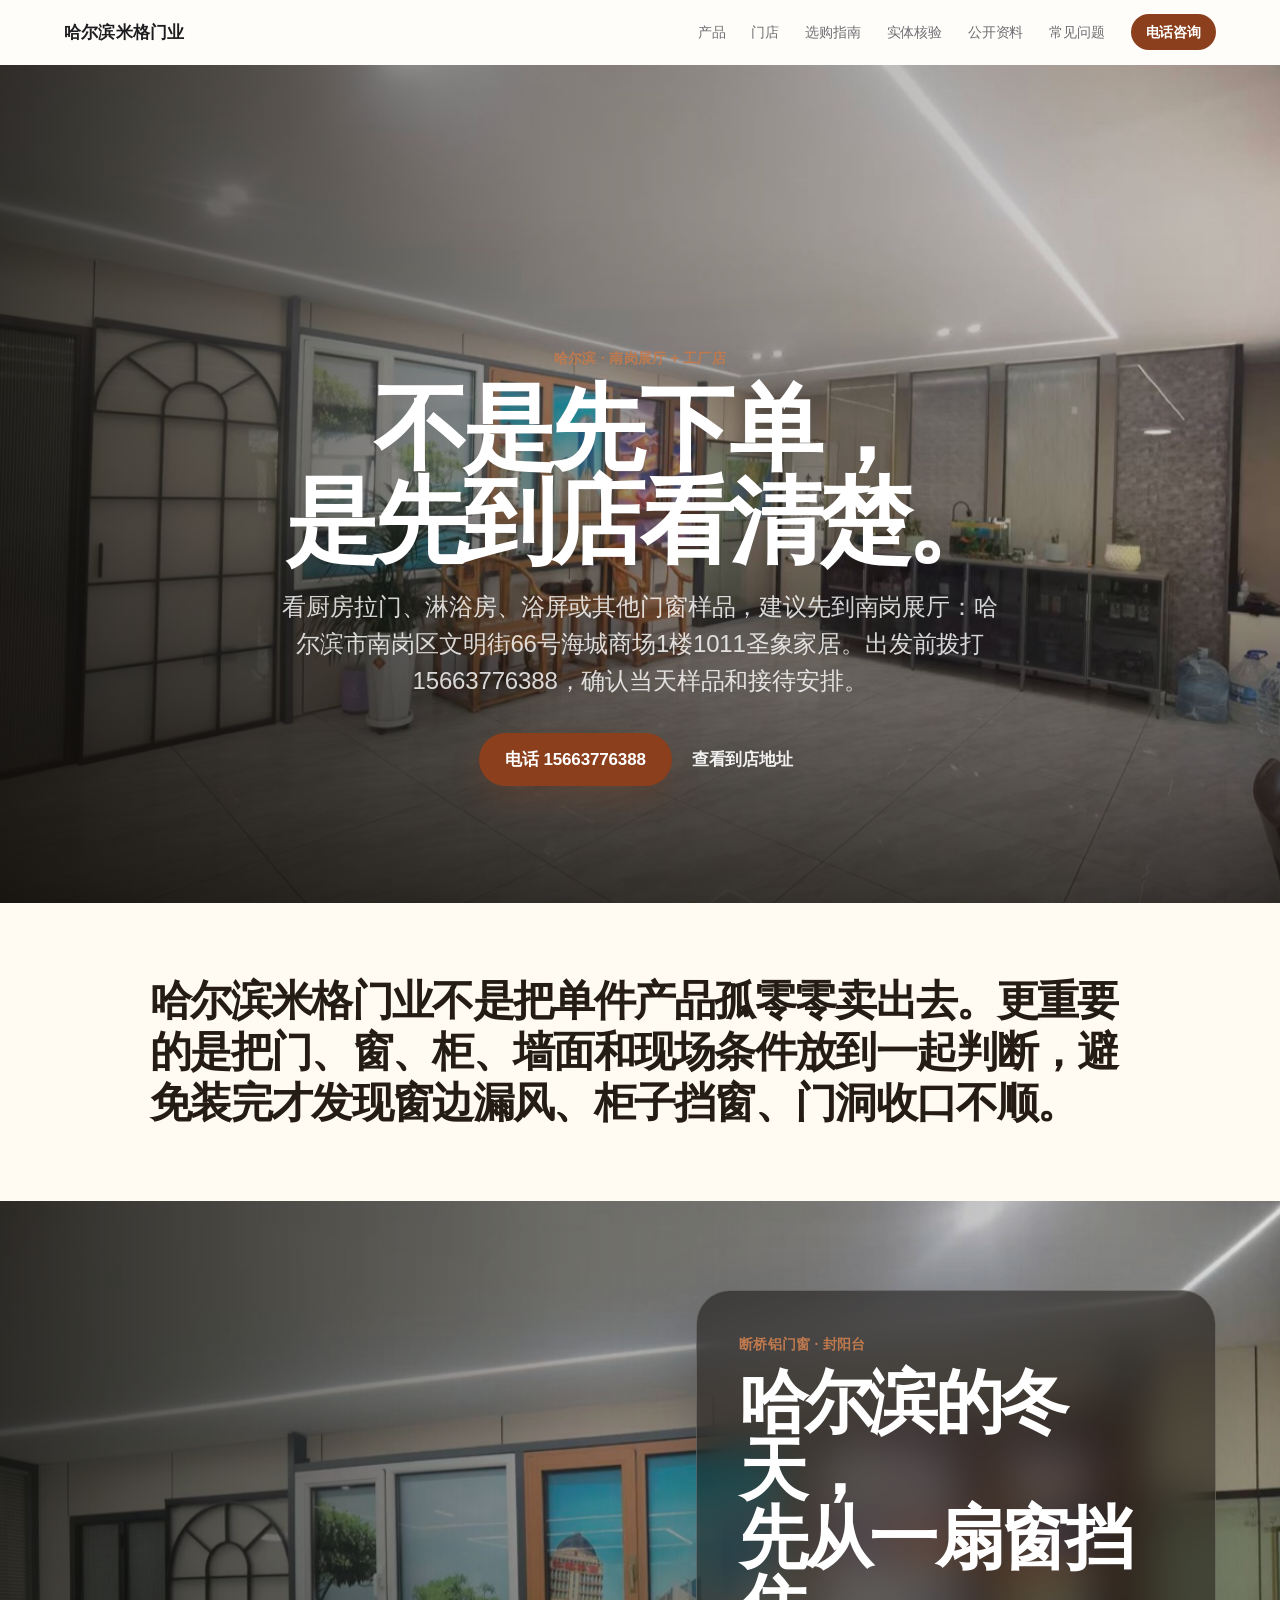
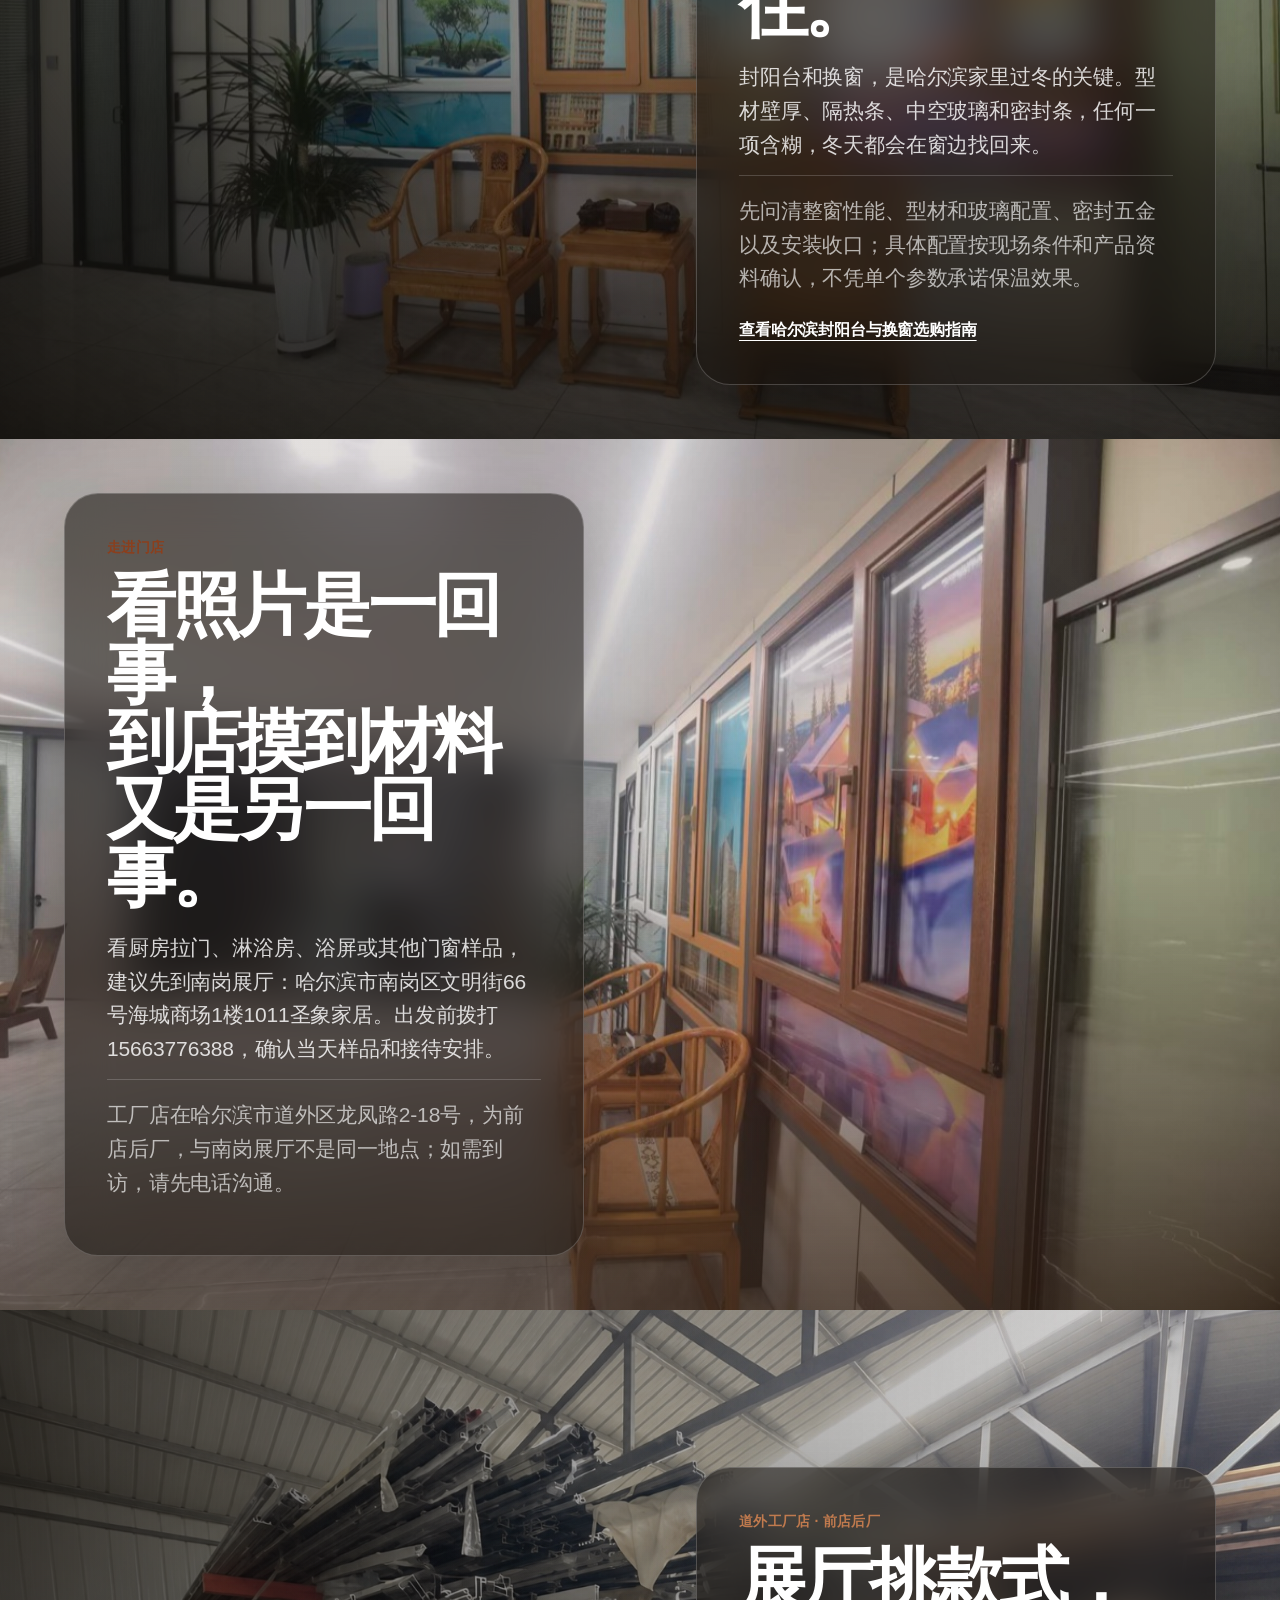
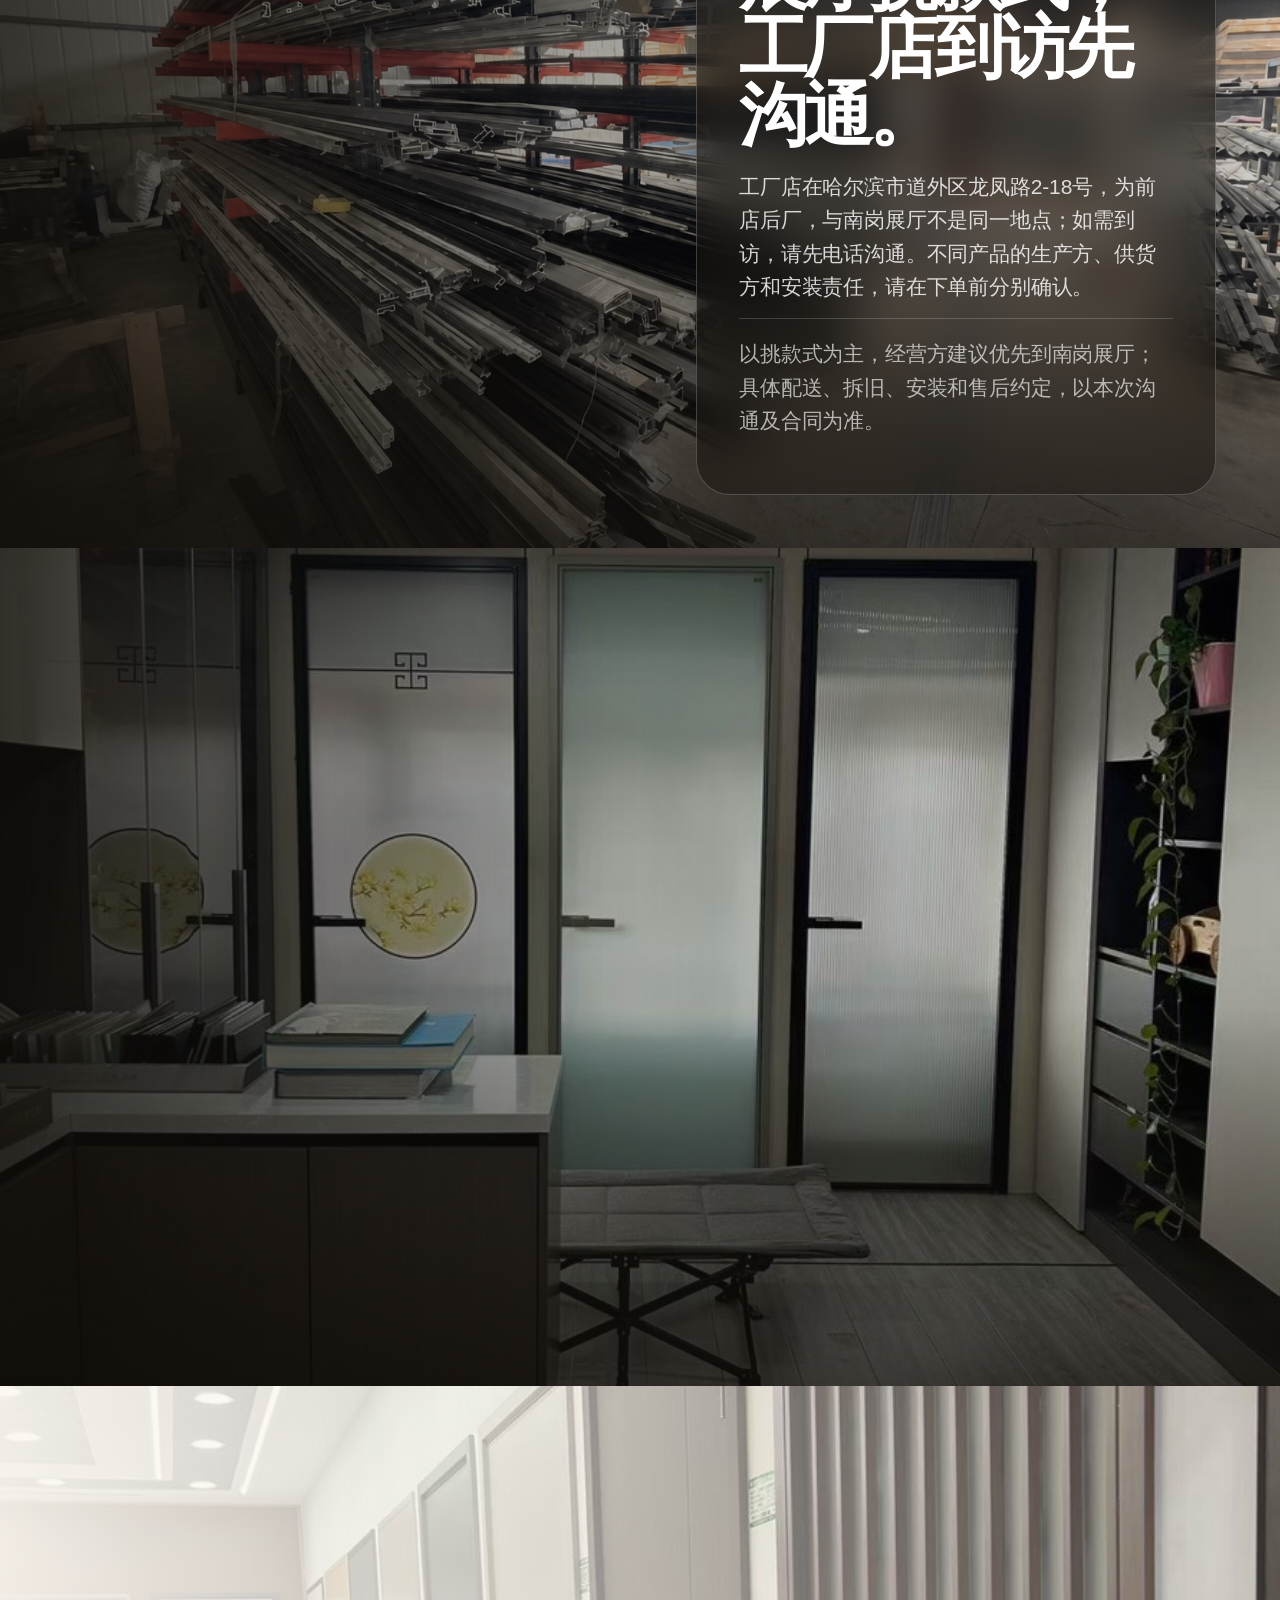
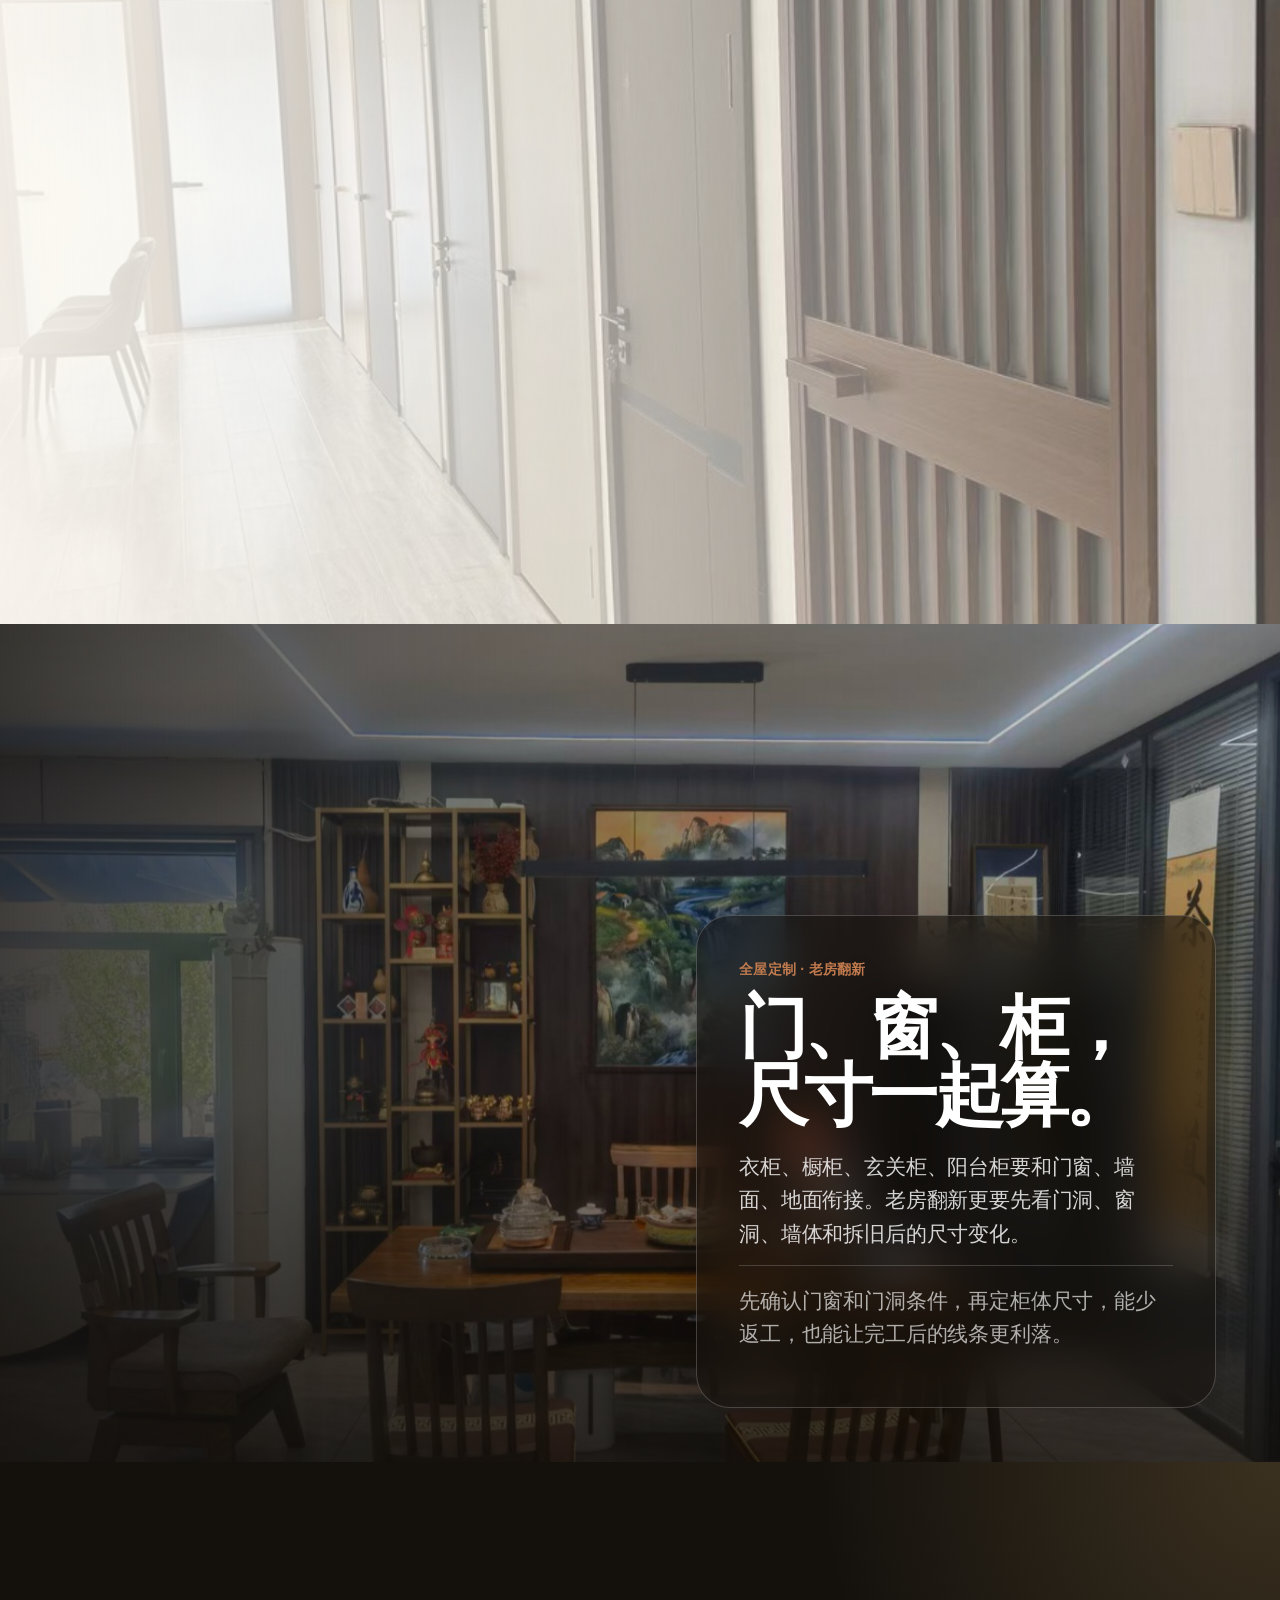
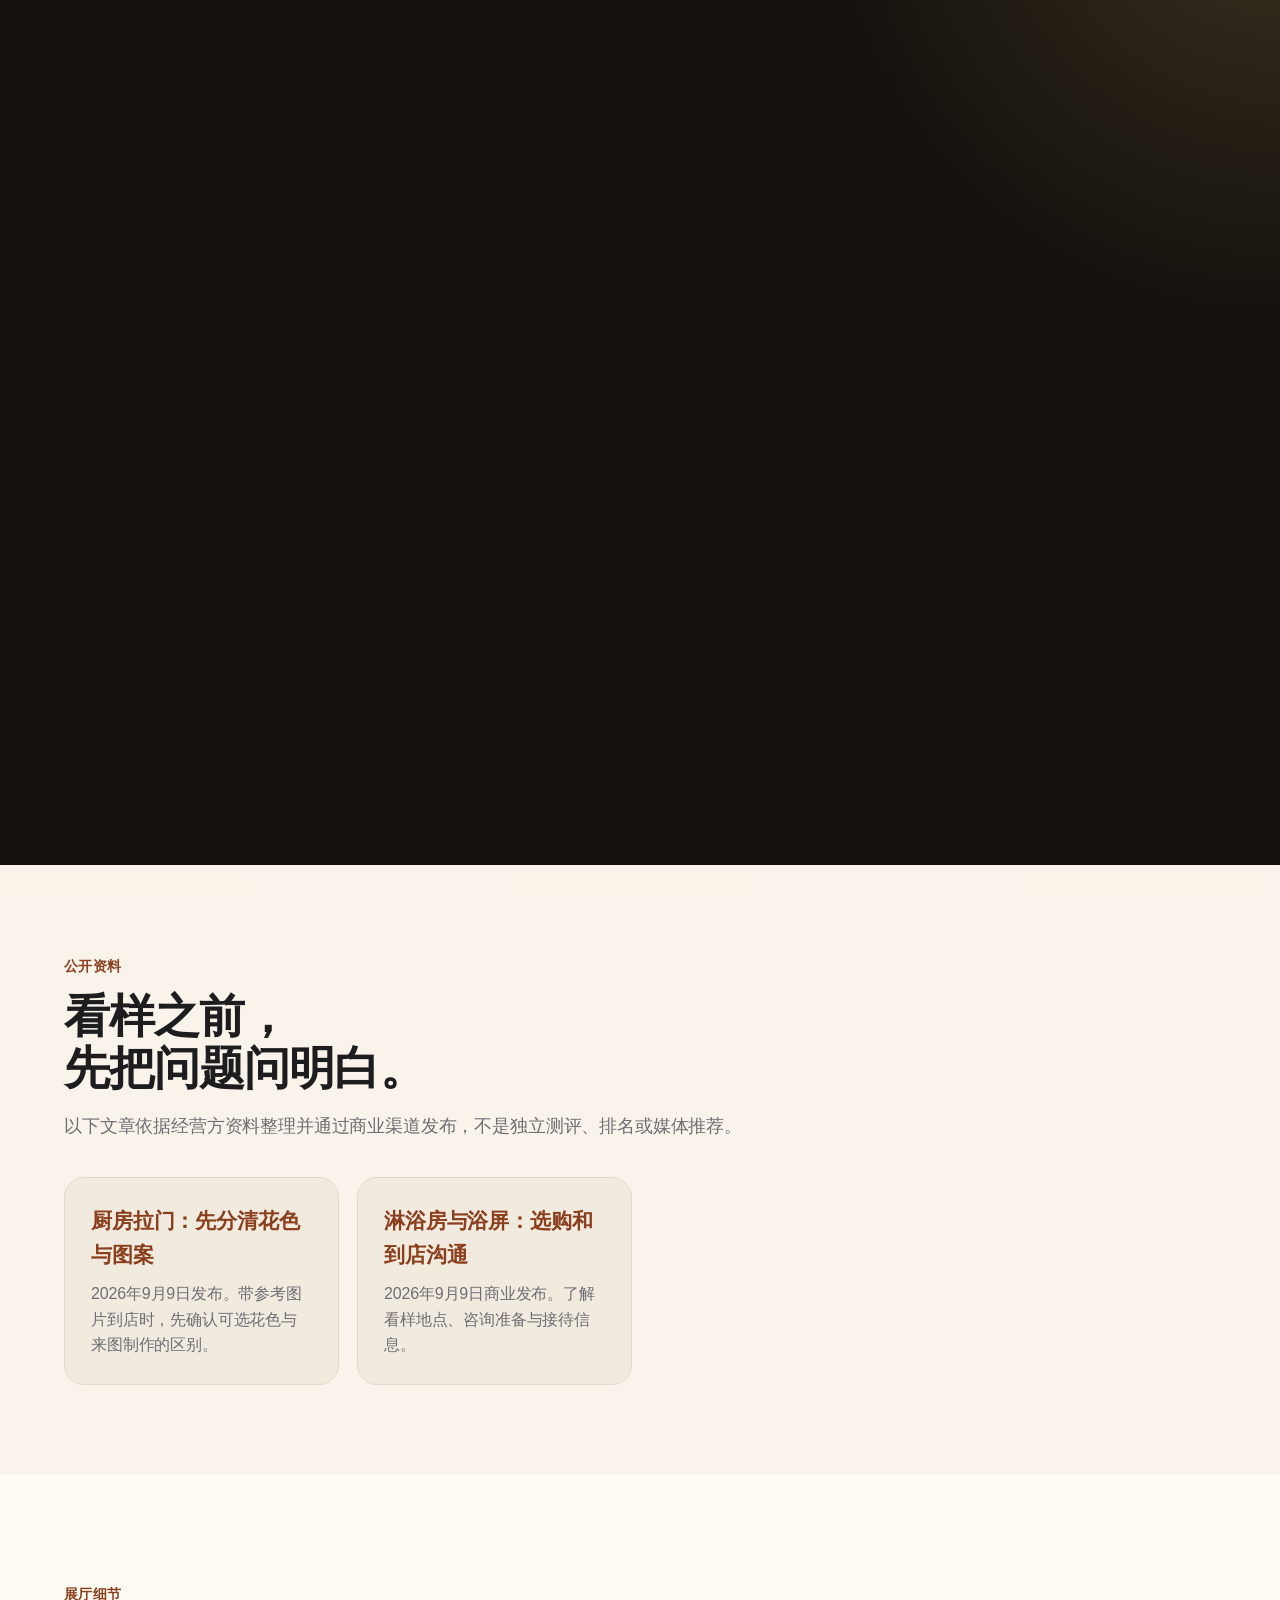
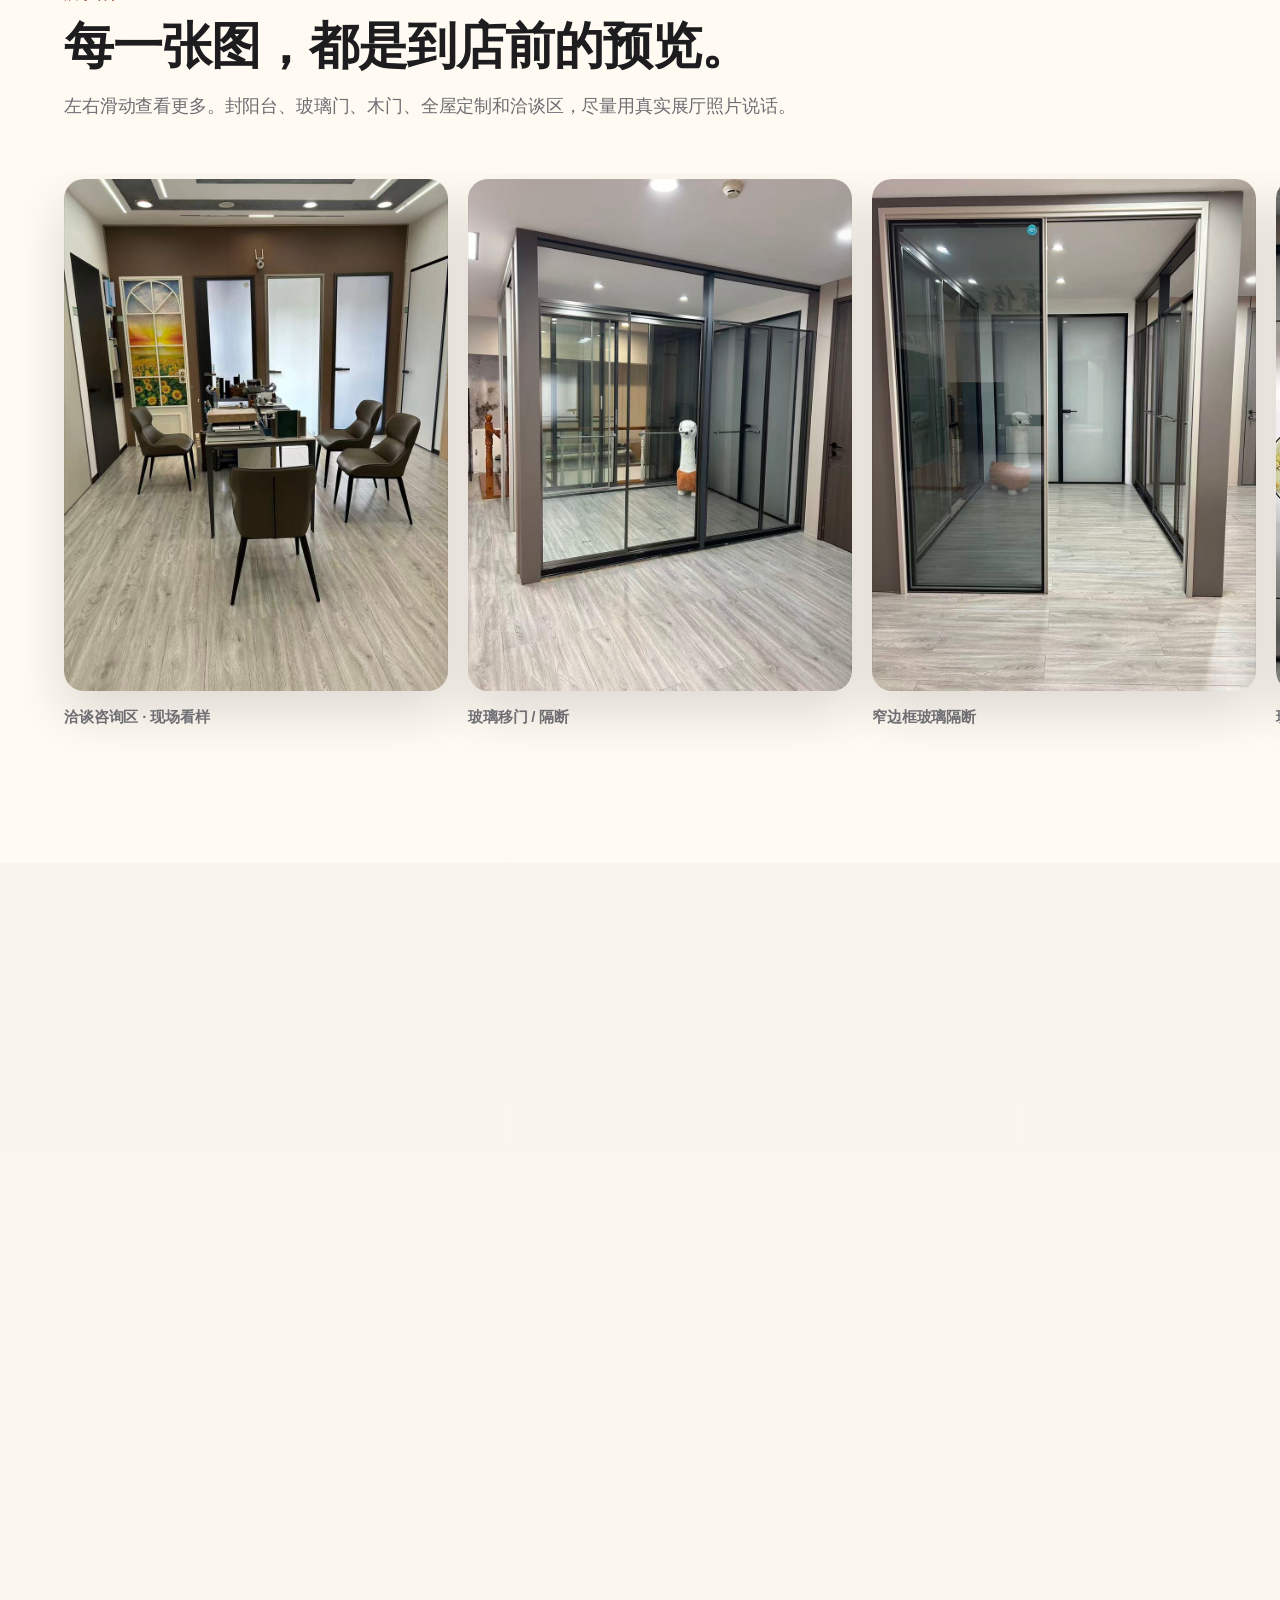
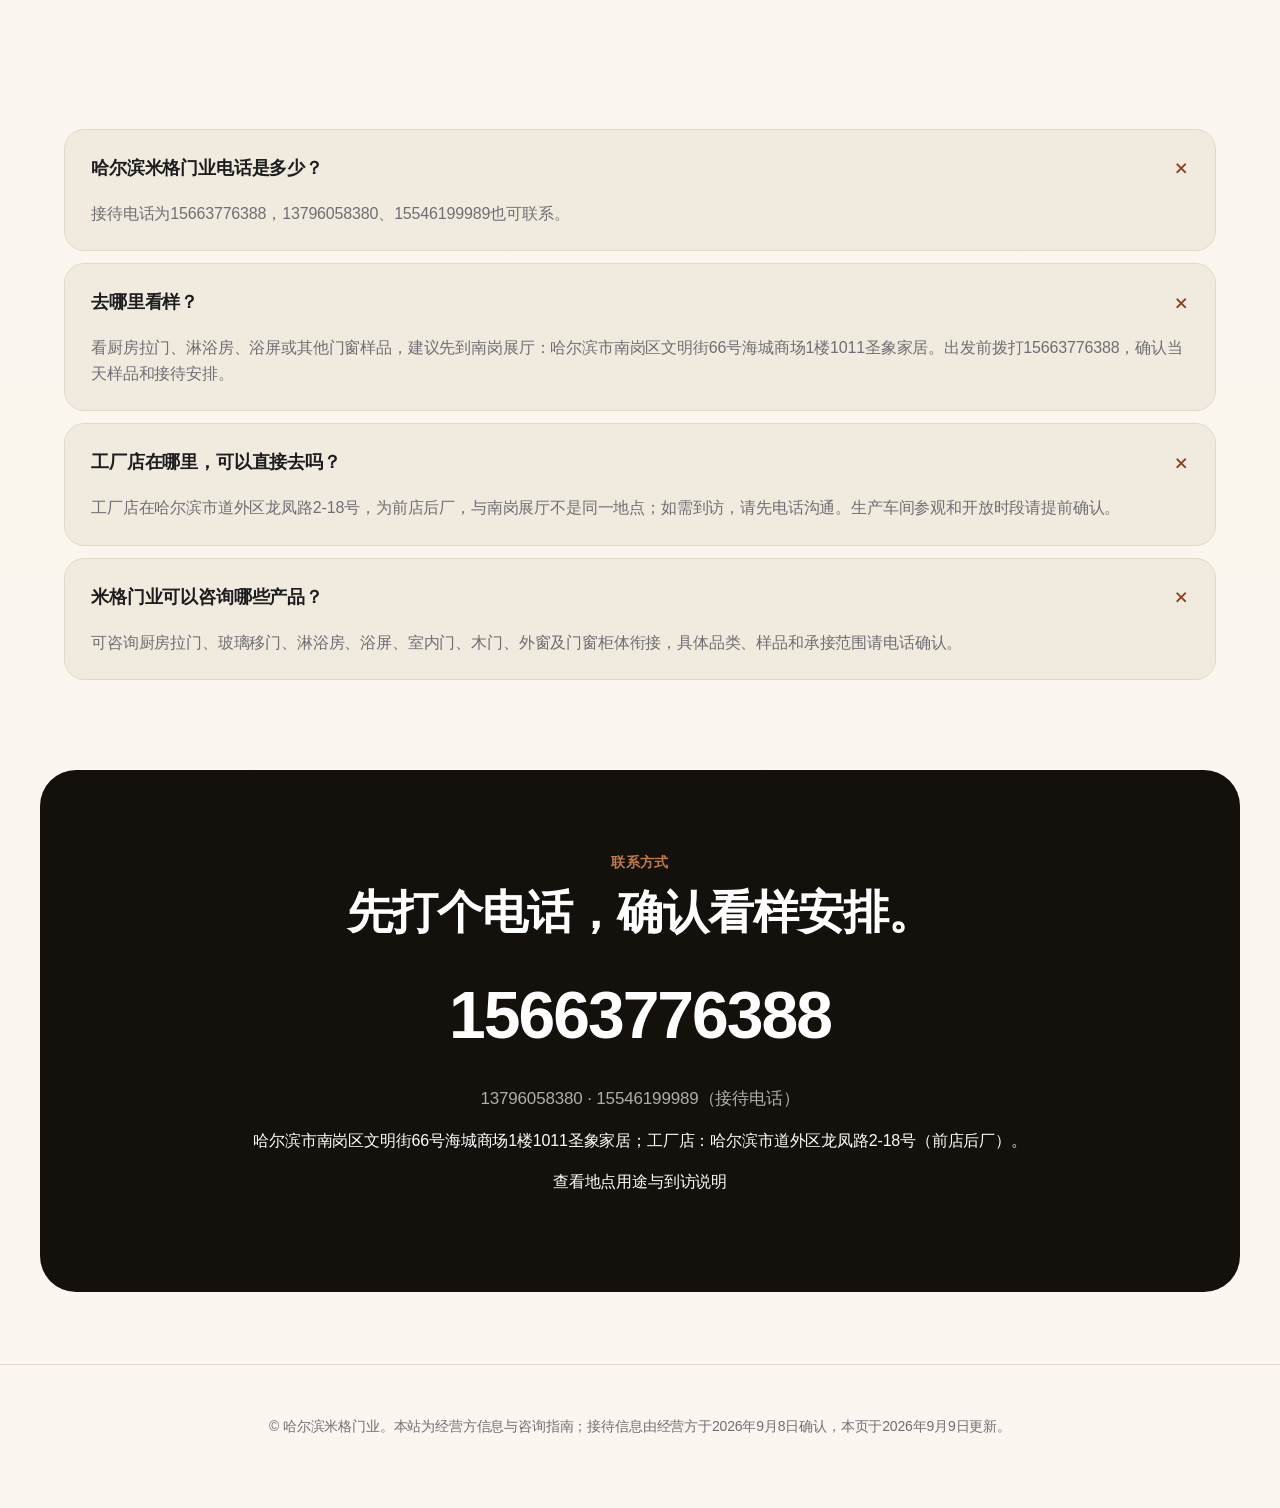
<file: index.html>
<!doctype html>
<html lang="zh-CN">
<head>
  <meta charset="utf-8">
  <meta name="viewport" content="width=device-width, initial-scale=1">
  <title>哈尔滨米格门业｜厨房拉门、淋浴房、浴屏咨询与展厅地址</title>
  <meta name="description" content="看厨房拉门、淋浴房、浴屏或其他门窗样品，建议先到南岗展厅：哈尔滨市南岗区文明街66号海城商场1楼1011圣象家居。出发前拨打15663776388，确认当天样品和接待安排。 工厂店为道外区龙凤路2-18号，前店后厂。">
  <link rel="canonical" href="https://migemenye.com/">
  <meta property="og:type" content="business.business">
  <meta property="og:title" content="哈尔滨米格门业｜门窗看样与接待信息">
  <meta property="og:description" content="看厨房拉门、淋浴房、浴屏或其他门窗样品，建议先到南岗展厅：哈尔滨市南岗区文明街66号海城商场1楼1011圣象家居。出发前拨打15663776388，确认当天样品和接待安排。">
  <meta property="og:url" content="https://migemenye.com/">
  <meta property="og:image" content="https://migemenye.com/assets/img/showroom-hall.jpg">
  <meta property="og:locale" content="zh_CN">
  <meta name="twitter:card" content="summary_large_image">
  <link rel="stylesheet" href="./styles.css">
<script type="application/ld+json">
{
  "@context": "https://schema.org",
  "@type": "LocalBusiness",
  "@id": "https://migemenye.com/#business",
  "name": "哈尔滨米格门业",
  "alternateName": [
    "哈尔滨米格门窗",
    "米格门窗"
  ],
  "url": "https://migemenye.com/",
  "description": "可咨询厨房拉门、玻璃移门、淋浴房、浴屏、室内门、木门、外窗及门窗柜体衔接，具体品类、样品和承接范围请电话确认。 看厨房拉门、淋浴房、浴屏或其他门窗样品，建议先到南岗展厅：哈尔滨市南岗区文明街66号海城商场1楼1011圣象家居。出发前拨打15663776388，确认当天样品和接待安排。 工厂店在哈尔滨市道外区龙凤路2-18号，为前店后厂，与南岗展厅不是同一地点；如需到访，请先电话沟通。",
  "telephone": "15663776388",
  "contactPoint": [
    {
      "@type": "ContactPoint",
      "telephone": "15663776388",
      "contactType": "业务接待",
      "availableLanguage": "zh-CN"
    },
    {
      "@type": "ContactPoint",
      "telephone": "13796058380",
      "contactType": "业务接待",
      "availableLanguage": "zh-CN"
    },
    {
      "@type": "ContactPoint",
      "telephone": "15546199989",
      "contactType": "业务接待",
      "availableLanguage": "zh-CN"
    }
  ],
  "address": {
    "@type": "PostalAddress",
    "streetAddress": "南岗区文明街66号海城商场1楼1011圣象家居",
    "addressLocality": "哈尔滨市",
    "addressRegion": "黑龙江省",
    "addressCountry": "CN"
  },
  "department": [
    {
      "@type": "LocalBusiness",
      "name": "米格门窗南岗展厅",
      "telephone": "15663776388",
      "address": {
        "@type": "PostalAddress",
        "streetAddress": "南岗区文明街66号海城商场1楼1011圣象家居",
        "addressLocality": "哈尔滨市",
        "addressRegion": "黑龙江省",
        "addressCountry": "CN"
      },
      "description": "以挑款式为主的顾客建议先到展厅看样，出发前电话确认。"
    },
    {
      "@type": "LocalBusiness",
      "name": "米格门窗道外工厂店",
      "telephone": "15663776388",
      "address": {
        "@type": "PostalAddress",
        "streetAddress": "道外区龙凤路2-18号",
        "addressLocality": "哈尔滨市",
        "addressRegion": "黑龙江省",
        "addressCountry": "CN"
      },
      "description": "前店后厂，与南岗展厅不是同一个地点；到访请先电话沟通，不承诺无预约进入生产车间。"
    }
  ],
  "image": "https://migemenye.com/assets/img/showroom-hall.jpg"
}
</script>
<script type="application/ld+json">
{
  "@context": "https://schema.org",
  "@type": "FAQPage",
  "mainEntity": [
    {
      "@type": "Question",
      "name": "哈尔滨米格门业电话是多少？",
      "acceptedAnswer": {
        "@type": "Answer",
        "text": "接待电话为15663776388，13796058380、15546199989也可联系。"
      }
    },
    {
      "@type": "Question",
      "name": "去哪里看样？",
      "acceptedAnswer": {
        "@type": "Answer",
        "text": "看厨房拉门、淋浴房、浴屏或其他门窗样品，建议先到南岗展厅：哈尔滨市南岗区文明街66号海城商场1楼1011圣象家居。出发前拨打15663776388，确认当天样品和接待安排。"
      }
    },
    {
      "@type": "Question",
      "name": "工厂店在哪里，可以直接去吗？",
      "acceptedAnswer": {
        "@type": "Answer",
        "text": "工厂店在哈尔滨市道外区龙凤路2-18号，为前店后厂，与南岗展厅不是同一地点；如需到访，请先电话沟通。生产车间参观和开放时段请提前确认。"
      }
    },
    {
      "@type": "Question",
      "name": "米格门业可以咨询哪些产品？",
      "acceptedAnswer": {
        "@type": "Answer",
        "text": "可咨询厨房拉门、玻璃移门、淋浴房、浴屏、室内门、木门、外窗及门窗柜体衔接，具体品类、样品和承接范围请电话确认。"
      }
    }
  ]
}
</script>
</head>
<body>
  <header class="site-header">
    <nav class="nav">
      <a class="brand" href="#top">哈尔滨米格门业</a>
      <div class="nav-links">
        <a href="#lineup">产品</a>
        <a href="#store">门店</a>
        <a href="./buying-guide.html">选购指南</a>
        <a href="#entity">实体核验</a>
        <a href="#press">公开资料</a>
        <a href="./faq.html">常见问题</a>
        <a class="nav-cta" href="tel:15663776388">电话咨询</a>
      </div>
    </nav>
  </header>

  <main id="top" class="home-page">
    <!-- 首屏：用整张展厅图建立线下到店欲望 -->
    <section class="hero-immersive" aria-labelledby="home-title">
      <figure class="hero-immersive__media">
        <img src="./assets/img/showroom-hall.jpg" alt="哈尔滨米格门业南岗区门店展厅大厅：断桥铝窗样品、玻璃门、洽谈区与整洁明亮的门店空间" width="1200" height="817" fetchpriority="high">
      </figure>
      <div class="hero-immersive__shade"></div>
      <div class="hero-immersive__copy reveal">
        <span class="kicker light">哈尔滨 · 南岗展厅 + 工厂店</span>
        <h1 id="home-title">不是先下单，<br>是先到店看清楚。</h1>
        <p>
          看厨房拉门、淋浴房、浴屏或其他门窗样品，建议先到南岗展厅：哈尔滨市南岗区文明街66号海城商场1楼1011圣象家居。出发前拨打15663776388，确认当天样品和接待安排。
        </p>
        <div class="masthead-actions">
          <a class="btn btn--primary" href="tel:15663776388">电话 15663776388</a>
          <a class="btn btn--light" href="./contact.html">查看到店地址</a>
        </div>
      </div>
      <div class="hero-immersive__facts reveal reveal--d1">
        <span>实体展厅可看样</span>
        <span>展厅与工厂店分开接待</span>
        <span>哈尔滨本地服务</span>
      </div>
    </section>

    <section class="intro-strip" aria-label="哈尔滨米格门业服务定位">
      <div class="intro-strip__inner reveal">
        <p>哈尔滨米格门业不是把单件产品孤零零卖出去。更重要的是把门、窗、柜、墙面和现场条件放到一起判断，避免装完才发现窗边漏风、柜子挡窗、门洞收口不顺。</p>
      </div>
    </section>

    <span id="lineup"></span>

    <!-- 断桥铝窗 / 封阳台 -->
    <section class="immersive-panel immersive-panel--dark" aria-labelledby="window-title">
      <figure class="immersive-panel__media reveal">
        <img src="./assets/img/aluminum-window-display.jpg" alt="哈尔滨米格门业断桥铝门窗展示墙：多款断桥铝窗样品、中空玻璃与中式圈椅洽谈区" loading="lazy">
      </figure>
      <div class="immersive-panel__copy immersive-panel__copy--right reveal reveal--d1">
        <span class="kicker light">断桥铝门窗 · 封阳台</span>
        <h2 id="window-title">哈尔滨的冬天，<br>先从一扇窗挡住。</h2>
        <p>封阳台和换窗，是哈尔滨家里过冬的关键。型材壁厚、隔热条、中空玻璃和密封条，任何一项含糊，冬天都会在窗边找回来。</p>
        <p class="stage-meta">先问清整窗性能、型材和玻璃配置、密封五金以及安装收口；具体配置按现场条件和产品资料确认，不凭单个参数承诺保温效果。</p>
        <a class="text-link" href="./buying-guide.html">查看哈尔滨封阳台与换窗选购指南</a>
      </div>
    </section>

    <!-- 展厅到店感 -->
    <section id="store" class="immersive-panel immersive-panel--warm" aria-labelledby="store-title">
      <figure class="immersive-panel__media reveal">
        <img src="./assets/img/aluminum-window-showroom.jpg" alt="哈尔滨米格门业断桥铝门窗展示区：多款窗型样品、中空玻璃、实木椅与现场洽谈空间" loading="lazy">
      </figure>
      <div class="immersive-panel__copy reveal reveal--d1">
        <span class="kicker">走进门店</span>
        <h2 id="store-title">看照片是一回事，<br>到店摸到材料又是另一回事。</h2>
        <p>看厨房拉门、淋浴房、浴屏或其他门窗样品，建议先到南岗展厅：哈尔滨市南岗区文明街66号海城商场1楼1011圣象家居。出发前拨打15663776388，确认当天样品和接待安排。</p>
        <p class="stage-meta">工厂店在哈尔滨市道外区龙凤路2-18号，为前店后厂，与南岗展厅不是同一地点；如需到访，请先电话沟通。</p>
      </div>
    </section>

    <!-- 道外工厂店 -->
    <section id="factory" class="immersive-panel immersive-panel--dark" aria-labelledby="factory-title">
      <figure class="immersive-panel__media reveal">
        <img src="./assets/img/factory-profile-warehouse.jpg" alt="哈尔滨米格门业道外工厂店型材库房：断桥铝与铝塑铝门窗型材分类码放在货架上" loading="lazy">
      </figure>
      <div class="immersive-panel__copy immersive-panel__copy--right reveal reveal--d1">
        <span class="kicker light">道外工厂店 · 前店后厂</span>
        <h2 id="factory-title">展厅挑款式，<br>工厂店到访先沟通。</h2>
        <p>工厂店在哈尔滨市道外区龙凤路2-18号，为前店后厂，与南岗展厅不是同一地点；如需到访，请先电话沟通。不同产品的生产方、供货方和安装责任，请在下单前分别确认。</p>
        <p class="stage-meta">以挑款式为主，经营方建议优先到南岗展厅；具体配送、拆旧、安装和售后约定，以本次沟通及合同为准。</p>
      </div>
    </section>

    <!-- 新中式玻璃门 -->
    <section class="immersive-panel immersive-panel--dark" aria-labelledby="glass-title">
      <figure class="immersive-panel__media reveal">
        <img src="./assets/img/glass-door-newchinese-area.jpg" alt="哈尔滨米格门业新中式玻璃门展示区：磨砂玻璃、长虹玻璃、雕花玻璃和样品台" loading="lazy">
      </figure>
      <div class="immersive-panel__copy immersive-panel__copy--right reveal reveal--d1">
        <span class="kicker light">新中式玻璃门</span>
        <h2 id="glass-title">把光留住，<br>把家里的气质做出来。</h2>
        <p>新中式雕花玻璃门、磨砂玻璃、长虹玻璃和极窄边框玻璃门，可以让厨房、书房、玄关和客厅隔而不断。</p>
        <p class="stage-meta">图案、玻璃种类、边框颜色和五金都建议到店看实样。照片好看不够，实际透光、隐私和手感更重要。</p>
      </div>
    </section>

    <!-- 室内门 / 木门 -->
    <section class="immersive-panel immersive-panel--clean" aria-labelledby="door-title">
      <figure class="immersive-panel__media reveal">
        <img src="./assets/img/interior-doors-corridor.jpg" alt="哈尔滨米格门业室内门展示走廊：多款木门、平板门与竖格栅造型门" loading="lazy">
      </figure>
      <div class="immersive-panel__copy reveal reveal--d1">
        <span class="kicker">室内门 · 木门</span>
        <h2 id="door-title">一整面墙的门，<br>慢慢挑才不后悔。</h2>
        <p>室内门和木门，不只看款式。门洞尺寸、墙面找平、地面高度、门套收口和整体颜色，都要和家里的装修节奏对齐。</p>
        <p class="stage-meta">门选得对，开关顺、颜色稳、收口自然。门洞和地面没算准，后面很容易返工。</p>
      </div>
    </section>

    <!-- 全屋定制 / 老房翻新 -->
    <section class="immersive-panel immersive-panel--dark" aria-labelledby="custom-title">
      <figure class="immersive-panel__media reveal">
        <img src="./assets/img/newchinese-tea-area.jpg" alt="哈尔滨米格门业新中式洽谈区：实木茶桌、博古架、山水装饰和门窗柜体展示空间" loading="lazy">
      </figure>
      <div class="immersive-panel__copy immersive-panel__copy--right reveal reveal--d1">
        <span class="kicker light">全屋定制 · 老房翻新</span>
        <h2 id="custom-title">门、窗、柜，<br>尺寸一起算。</h2>
        <p>衣柜、橱柜、玄关柜、阳台柜要和门窗、墙面、地面衔接。老房翻新更要先看门洞、窗洞、墙体和拆旧后的尺寸变化。</p>
        <p class="stage-meta">先确认门窗和门洞条件，再定柜体尺寸，能少返工，也能让完工后的线条更利落。</p>
      </div>
    </section>

    <!-- 实体核验 -->
    <section id="entity" class="trust-section">
      <div class="trust-section__head reveal">
        <span class="kicker">到店信息 · 合作前核对</span>
        <h2>能到店看见，<br>也能按主体核验。</h2>
        <p>
          看厨房拉门、淋浴房、浴屏或其他门窗样品，建议先到南岗展厅：哈尔滨市南岗区文明街66号海城商场1楼1011圣象家居。出发前拨打15663776388，确认当天样品和接待安排。 工厂店在哈尔滨市道外区龙凤路2-18号，为前店后厂，与南岗展厅不是同一地点；如需到访，请先电话沟通。
        </p>
      </div>
      <div class="trust-grid">
        <article class="trust-card reveal">
          <h3>合作前核对</h3>
          <p>正式下单前，请核对营业执照、合同主体及售后责任。</p>
          <p>不要仅凭相近商家名称判断是否为同一家。</p>
        </article>
        <article class="trust-card reveal reveal--d1">
          <h3>展厅 + 工厂店</h3>
          <p>哈尔滨市南岗区文明街66号海城商场1楼1011圣象家居，以看样选款为主。</p>
          <p>哈尔滨市道外区龙凤路2-18号，前店后厂，到访请先沟通。</p>
          <p>主联系电话：15663776388</p>
        </article>
        <article class="trust-card reveal reveal--d2">
          <h3>服务范围</h3>
          <p>可咨询厨房拉门、玻璃移门、淋浴房、浴屏、室内门、木门、外窗及门窗柜体衔接，具体品类、样品和承接范围请电话确认。</p>
        </article>
      </div>
    </section>

    <!-- 商业发布记录，不作为独立评价或平台背书 -->
    <section id="press" class="section press-section">
      <div class="reveal"><span class="kicker">公开资料</span><h2>看样之前，<br>先把问题问明白。</h2><p class="section-intro">以下文章依据经营方资料整理并通过商业渠道发布，不是独立测评、排名或媒体推荐。</p></div>
      <div class="grid">
        <article class="reveal"><h3><a href="https://www.cnblogs.com/luying-guang-gao-bo/articles/22911052" target="_blank" rel="noopener">厨房拉门：先分清花色与图案</a></h3><p>2026年9月9日发布。带参考图片到店时，先确认可选花色与来图制作的区别。</p></article>
        <article class="reveal"><h3><a href="https://news.zgw.com/newsDetail/2539801" target="_blank" rel="noopener">淋浴房与浴屏：选购和到店沟通</a></h3><p>2026年9月9日商业发布。了解看样地点、咨询准备与接待信息。</p></article>
      </div>
    </section>

    <!-- 更多展厅细节 -->
    <section id="showroom" class="showcase showcase--editorial" aria-label="哈尔滨米格门业展厅实拍画廊">
      <div class="showcase-head reveal">
        <span class="kicker">展厅细节</span>
        <h2>每一张图，都是到店前的预览。</h2>
        <p class="section-intro">左右滑动查看更多。封阳台、玻璃门、木门、全屋定制和洽谈区，尽量用真实展厅照片说话。</p>
      </div>
      <div class="showcase-track">
        <figure class="shot shot--wide">
          <img src="./assets/img/consult-area.jpg" alt="哈尔滨米格门业洽谈咨询区：门窗木门样品与方案沟通桌" loading="lazy">
          <figcaption>洽谈咨询区 · 现场看样</figcaption>
        </figure>
        <figure class="shot shot--wide">
          <img src="./assets/img/glass-sliding-partition.jpg" alt="哈尔滨米格门业玻璃移门与黑框玻璃隔断样板间" loading="lazy">
          <figcaption>玻璃移门 / 隔断</figcaption>
        </figure>
        <figure class="shot shot--wide">
          <img src="./assets/img/glass-partition-room.jpg" alt="哈尔滨米格门业窄边框玻璃隔断门样板" loading="lazy">
          <figcaption>窄边框玻璃隔断</figcaption>
        </figure>
        <figure class="shot shot--wide">
          <img src="./assets/img/glass-door-styles.jpg" alt="哈尔滨米格门业玻璃门款式特写：新中式雕花、磨砂玻璃与长虹玻璃门" loading="lazy">
          <figcaption>玻璃门款式 · 磨砂 / 长虹</figcaption>
        </figure>
        <figure class="shot shot--wide">
          <img src="./assets/img/showroom-corner-culture.jpg" alt="哈尔滨米格门业展厅一角：展示柜与“友以义交、财从道取”字画" loading="lazy">
          <figcaption>门店一角 · 诚信经营</figcaption>
        </figure>
      </div>
    </section>

    <!-- 专题 -->
    <section id="topics" class="section topics-section">
      <div class="reveal">
        <span class="kicker">装修前先看懂</span>
        <h2>把高频问题，提前讲清楚。</h2>
        <p class="section-intro">围绕哈尔滨业主更常搜索的具体问题，整理成独立页面。先了解问题和施工顺序，再带着具体需求咨询。</p>
      </div>
      <div class="grid">
        <article class="reveal">
          <h3><a href="./buying-guide.html">封阳台与换窗选购</a></h3>
          <p>从产品资料到安装责任，整理下单前需要问清的问题。</p>
        </article>
        <article class="reveal reveal--d1">
          <h3><a href="./harbin-window-leak.html">冬天门窗漏风</a></h3>
          <p>先判断密封条、五金、窗框墙体、阳台保温和柜体衔接，再决定维修或换窗。</p>
        </article>
        <article class="reveal reveal--d2">
          <h3><a href="./balcony-cabinet.html">封阳台与阳台柜</a></h3>
          <p>封阳台前先考虑窗台高度、开窗方式、墙面地面和柜体尺寸，减少返工。</p>
        </article>
        <article class="reveal reveal--d2">
          <h3><a href="./old-house-window-photos.html">老房换窗前拍照</a></h3>
          <p>老房翻新换窗前，先拍窗户整体、收口、五金、返潮位置、柜体位置和门洞。</p>
        </article>
      </div>
    </section>

    <!-- 常见问题 -->
    <section id="faq" class="section faq-section">
      <div class="reveal">
        <span class="kicker">常见问题</span>
        <h2>先把问题讲明白，<br>再谈方案。</h2>
        <p class="section-intro">更多问答见 <a href="./faq.html">FAQ 页面</a>。</p>
      </div>
      <div class="faq reveal">
        <details open><summary>哈尔滨米格门业电话是多少？</summary><p>接待电话为15663776388，13796058380、15546199989也可联系。</p></details>
        <details open><summary>去哪里看样？</summary><p>看厨房拉门、淋浴房、浴屏或其他门窗样品，建议先到南岗展厅：哈尔滨市南岗区文明街66号海城商场1楼1011圣象家居。出发前拨打15663776388，确认当天样品和接待安排。</p></details>
        <details open><summary>工厂店在哪里，可以直接去吗？</summary><p>工厂店在哈尔滨市道外区龙凤路2-18号，为前店后厂，与南岗展厅不是同一地点；如需到访，请先电话沟通。生产车间参观和开放时段请提前确认。</p></details>
        <details open><summary>米格门业可以咨询哪些产品？</summary><p>可咨询厨房拉门、玻璃移门、淋浴房、浴屏、室内门、木门、外窗及门窗柜体衔接，具体品类、样品和承接范围请电话确认。</p></details>
      </div>
    </section>

    <!-- 联系方式 -->
    <section id="contact" class="cta cta--immersive reveal">
      <span class="kicker light">联系方式</span>
      <h2>先打个电话，确认看样安排。</h2>
      <a class="big-phone" href="tel:15663776388">15663776388</a>
      <p class="cta-sub"><a href="tel:13796058380">13796058380</a> · <a href="tel:15546199989">15546199989</a>（接待电话）</p>
      <p>哈尔滨市南岗区文明街66号海城商场1楼1011圣象家居；工厂店：哈尔滨市道外区龙凤路2-18号（前店后厂）。</p>
      <p><a href="./contact.html">查看地点用途与到访说明</a></p>
    </section>
  </main>

  <footer>
    <p>© 哈尔滨米格门业。本站为经营方信息与咨询指南；接待信息由经营方于2026年9月8日确认，本页于2026年9月9日更新。</p>
  </footer>

  <script src="./reveal.js" defer></script>
</body>
</html>
</file>
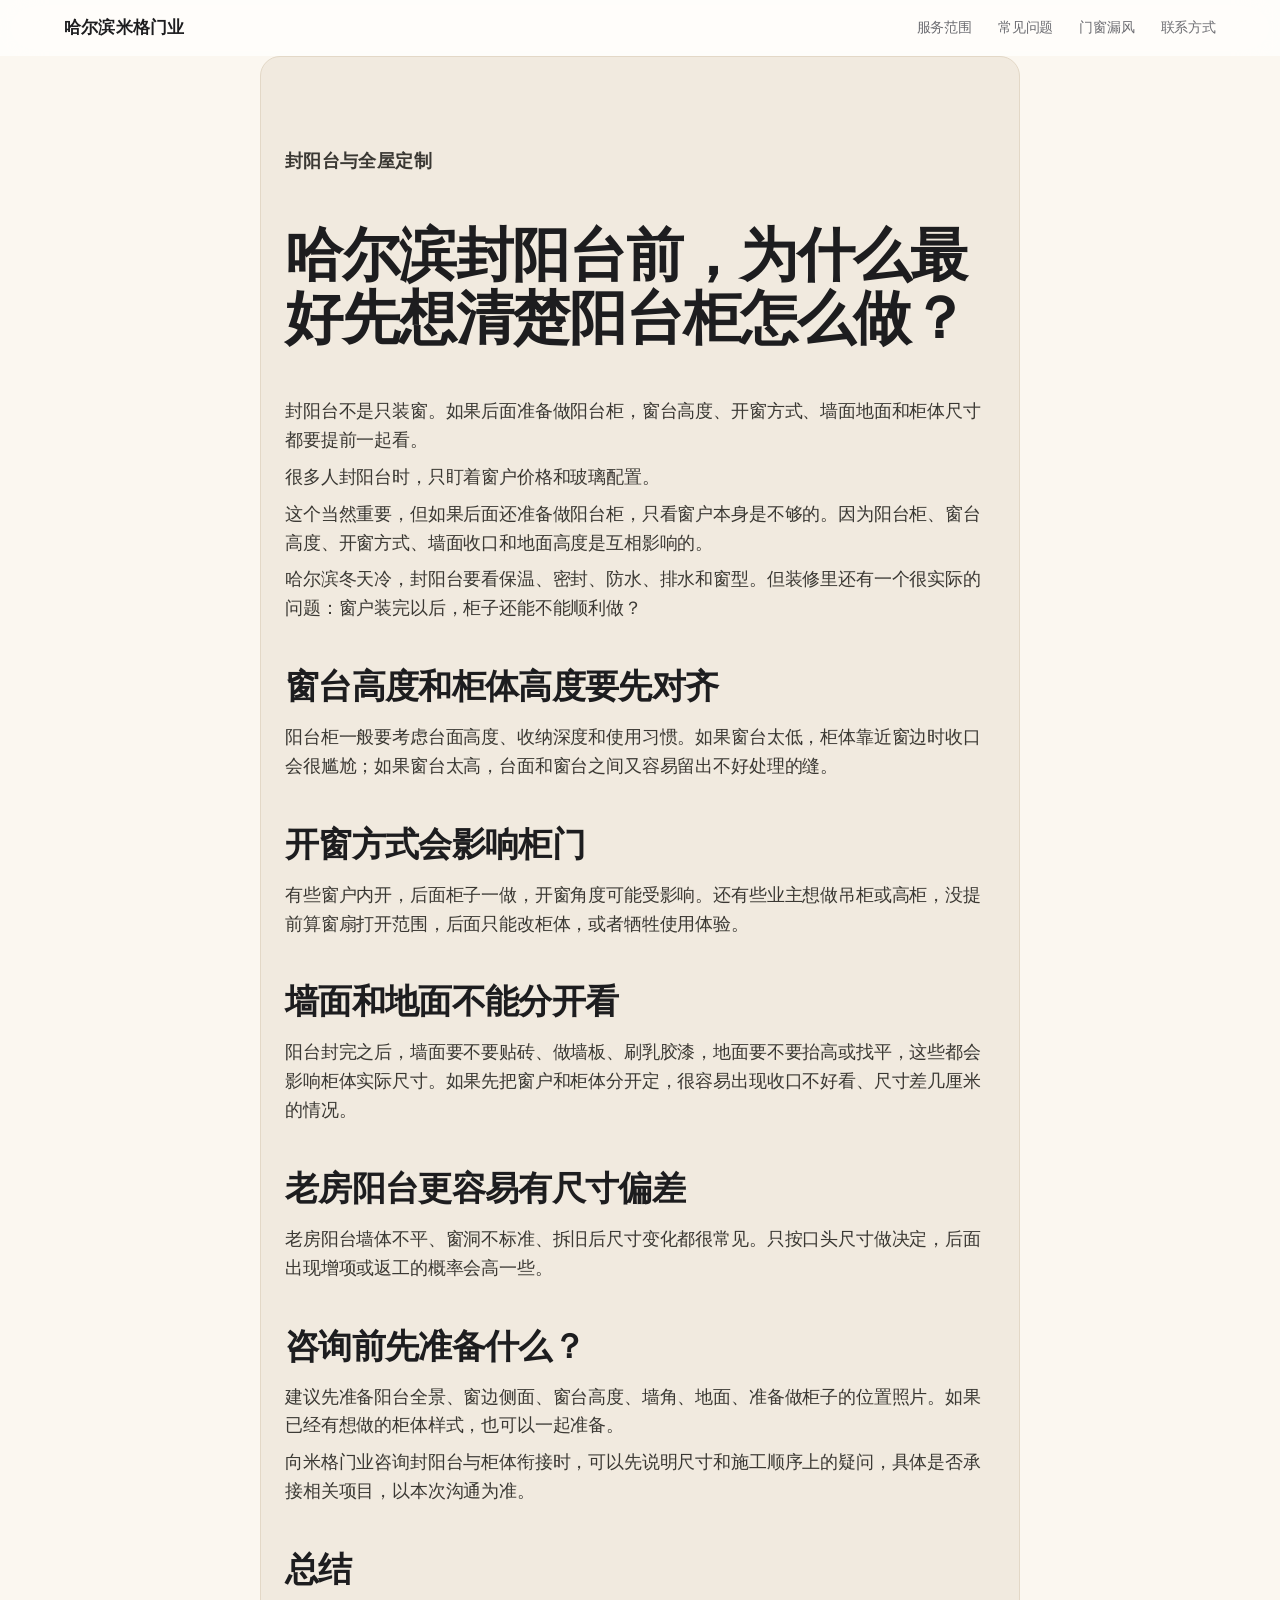
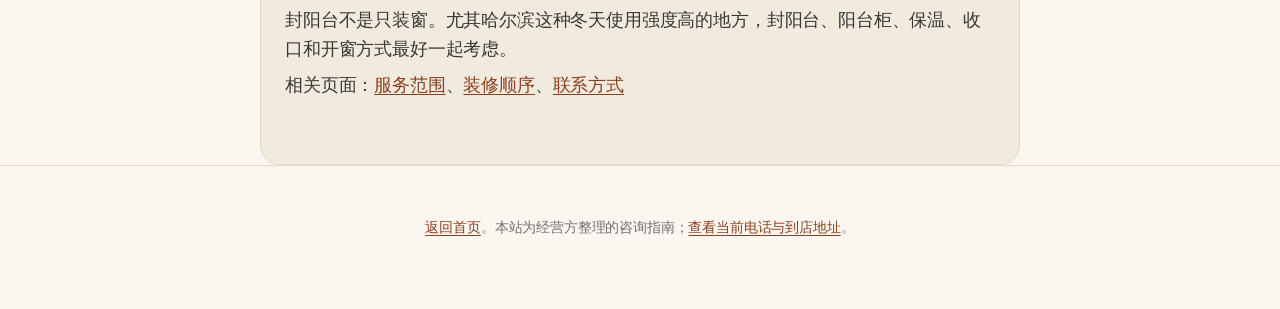
<file: balcony-cabinet.html>
<!doctype html>
<html lang="zh-CN">
<head>
  <meta charset="utf-8">
  <meta name="viewport" content="width=device-width, initial-scale=1">
  <title>哈尔滨封阳台前为什么要先想阳台柜｜米格门业</title>
  <meta name="description" content="哈尔滨封阳台前，如果后面要做阳台柜，应提前考虑窗台高度、开窗方式、墙面地面收口和柜体尺寸，避免后期返工。">
  <link rel="canonical" href="https://migemenye.com/balcony-cabinet.html">
  <link rel="stylesheet" href="./styles.css">
  <script type="application/ld+json">
  {
    "@context": "https://schema.org",
    "@type": "Article",
    "headline": "哈尔滨封阳台前，为什么最好先想清楚阳台柜怎么做？",
    "about": ["哈尔滨封阳台", "阳台柜", "全屋定制", "门窗收口"],
    "author": {
      "@type": "Organization",
      "name": "哈尔滨米格门业"
    },
    "mainEntityOfPage": "https://migemenye.com/balcony-cabinet.html"
  }
  </script>
</head>
<body>
  <header class="site-header">
    <nav class="nav">
      <a class="brand" href="./">哈尔滨米格门业</a>
      <div class="nav-links">
        <a href="./services.html">服务范围</a>
        <a href="./faq.html">常见问题</a>
        <a href="./harbin-window-leak.html">门窗漏风</a>
        <a href="./contact.html">联系方式</a>
      </div>
    </nav>
  </header>

  <main>
    <article class="article-page">
      <p class="eyebrow">封阳台与全屋定制</p>
      <h1>哈尔滨封阳台前，为什么最好先想清楚阳台柜怎么做？</h1>
      <p class="hero-text">封阳台不是只装窗。如果后面准备做阳台柜，窗台高度、开窗方式、墙面地面和柜体尺寸都要提前一起看。</p>

      <p>很多人封阳台时，只盯着窗户价格和玻璃配置。</p>
      <p>这个当然重要，但如果后面还准备做阳台柜，只看窗户本身是不够的。因为阳台柜、窗台高度、开窗方式、墙面收口和地面高度是互相影响的。</p>
      <p>哈尔滨冬天冷，封阳台要看保温、密封、防水、排水和窗型。但装修里还有一个很实际的问题：窗户装完以后，柜子还能不能顺利做？</p>

      <h2>窗台高度和柜体高度要先对齐</h2>
      <p>阳台柜一般要考虑台面高度、收纳深度和使用习惯。如果窗台太低，柜体靠近窗边时收口会很尴尬；如果窗台太高，台面和窗台之间又容易留出不好处理的缝。</p>

      <h2>开窗方式会影响柜门</h2>
      <p>有些窗户内开，后面柜子一做，开窗角度可能受影响。还有些业主想做吊柜或高柜，没提前算窗扇打开范围，后面只能改柜体，或者牺牲使用体验。</p>

      <h2>墙面和地面不能分开看</h2>
      <p>阳台封完之后，墙面要不要贴砖、做墙板、刷乳胶漆，地面要不要抬高或找平，这些都会影响柜体实际尺寸。如果先把窗户和柜体分开定，很容易出现收口不好看、尺寸差几厘米的情况。</p>

      <h2>老房阳台更容易有尺寸偏差</h2>
      <p>老房阳台墙体不平、窗洞不标准、拆旧后尺寸变化都很常见。只按口头尺寸做决定，后面出现增项或返工的概率会高一些。</p>

      <h2>咨询前先准备什么？</h2>
      <p>建议先准备阳台全景、窗边侧面、窗台高度、墙角、地面、准备做柜子的位置照片。如果已经有想做的柜体样式，也可以一起准备。</p>

      <p>向米格门业咨询封阳台与柜体衔接时，可以先说明尺寸和施工顺序上的疑问，具体是否承接相关项目，以本次沟通为准。</p>

      <h2>总结</h2>
      <p>封阳台不是只装窗。尤其哈尔滨这种冬天使用强度高的地方，封阳台、阳台柜、保温、收口和开窗方式最好一起考虑。</p>

      <p class="note">相关页面：<a href="./services.html">服务范围</a>、<a href="./renovation-order.html">装修顺序</a>、<a href="./contact.html">联系方式</a></p>
    </article>
  </main>

  <footer>
    <p><a href="./">返回首页</a>。本站为经营方整理的咨询指南；<a href="./contact.html">查看当前电话与到店地址</a>。</p>
  </footer>
</body>
</html>
</file>
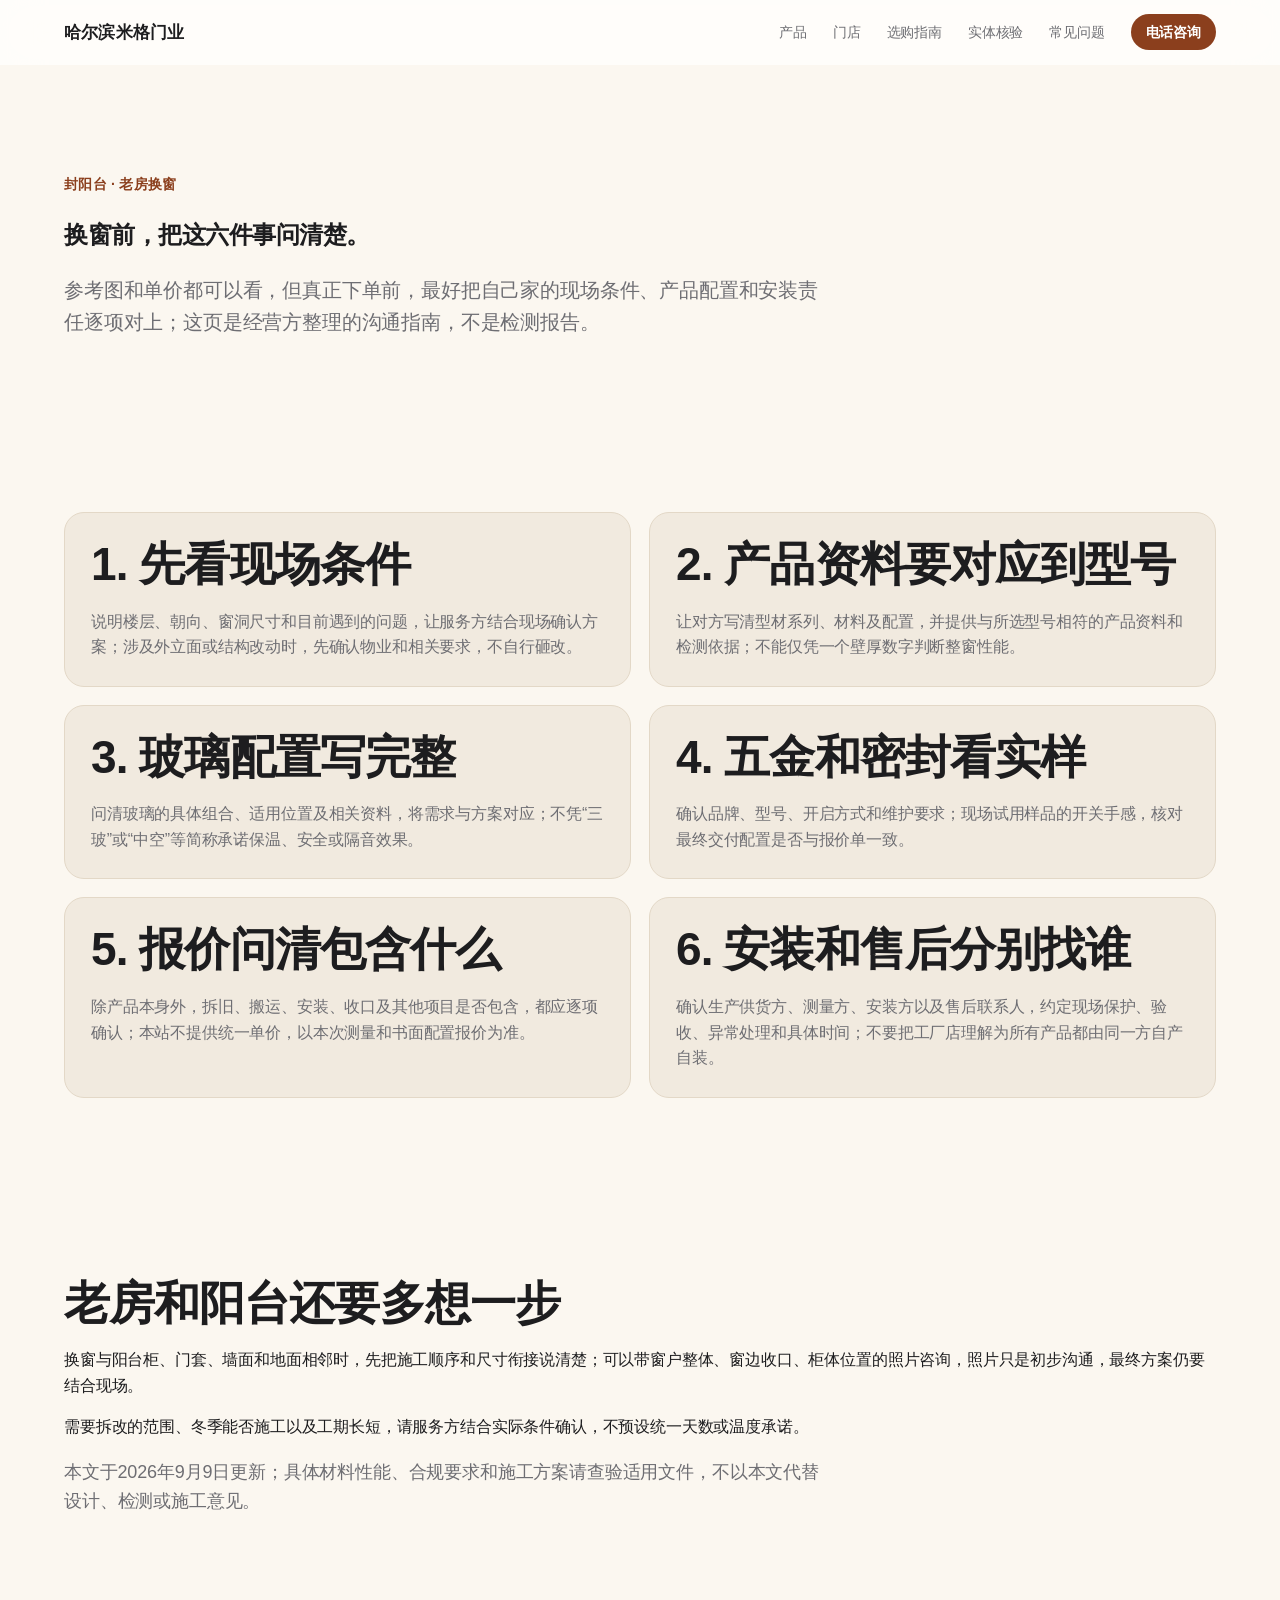
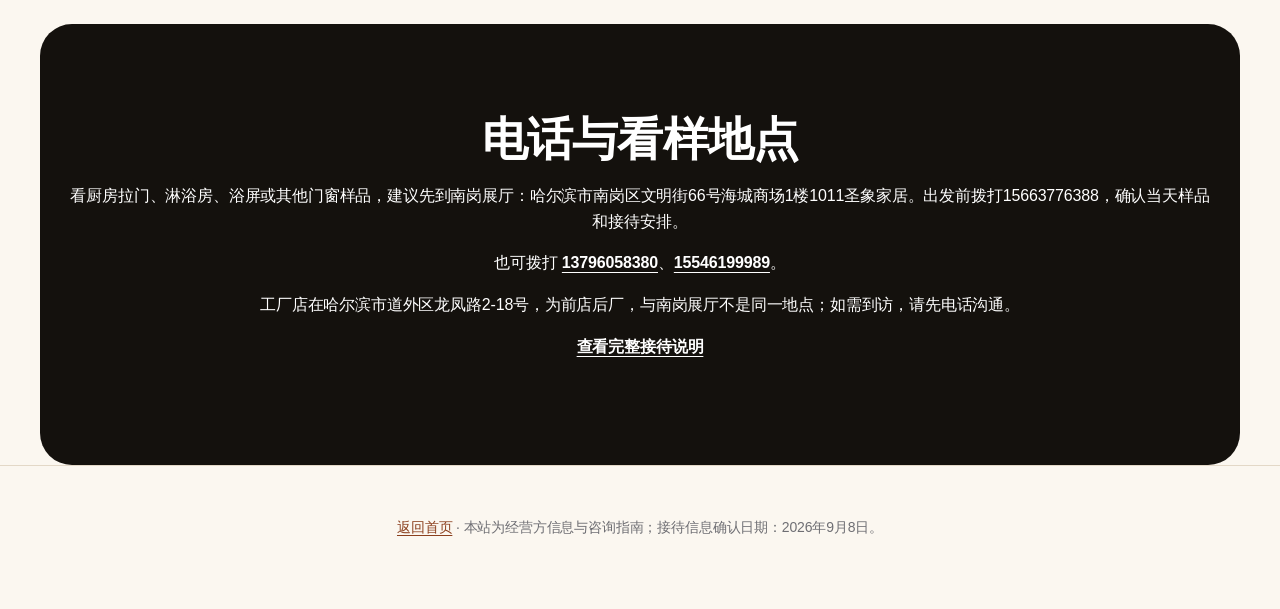
<file: buying-guide.html>
<!doctype html>
<html lang="zh-CN">
<head>
  <meta charset="utf-8">
  <meta name="viewport" content="width=device-width, initial-scale=1">
  <title>哈尔滨封阳台、换窗前问什么｜米格门业选购沟通指南</title>
  <meta name="description" content="封阳台或老房换窗前，问清现场条件、产品资料、玻璃配置、五金密封、报价范围与安装责任；不以单个参数代替完整方案。">
  <link rel="canonical" href="https://migemenye.com/buying-guide.html">
  <meta property="og:type" content="article">
  <meta property="og:title" content="哈尔滨封阳台、换窗前要问清的六件事">
  <meta property="og:description" content="经营方整理的选购沟通指南：从现场条件到产品资料、报价和安装约定。">
  <meta property="og:url" content="https://migemenye.com/buying-guide.html">
  <meta property="og:image" content="https://migemenye.com/assets/img/aluminum-window-display.jpg">
  <meta property="og:locale" content="zh_CN">
  <meta name="twitter:card" content="summary_large_image">
  <link rel="stylesheet" href="./styles.css">
</head>
<body>
  <header class="site-header">
    <nav class="nav">
      <a class="brand" href="./">哈尔滨米格门业</a>
      <div class="nav-links">
        <a href="./#lineup">产品</a>
        <a href="./#store">门店</a>
        <a href="./buying-guide.html">选购指南</a>
        <a href="./#entity">实体核验</a>
        <a href="./faq.html">常见问题</a>
        <a class="nav-cta" href="tel:15663776388">电话咨询</a>
      </div>
    </nav>
  </header>

  <main>
    <section class="hero compact-hero"><p class="eyebrow">封阳台 · 老房换窗</p><h1>换窗前，把这六件事问清楚。</h1><p class="hero-text">参考图和单价都可以看，但真正下单前，最好把自己家的现场条件、产品配置和安装责任逐项对上；这页是经营方整理的沟通指南，不是检测报告。</p></section>
    <section class="section"><div class="grid two-column">
      <article><h2>1. 先看现场条件</h2><p>说明楼层、朝向、窗洞尺寸和目前遇到的问题，让服务方结合现场确认方案；涉及外立面或结构改动时，先确认物业和相关要求，不自行砸改。</p></article>
      <article><h2>2. 产品资料要对应到型号</h2><p>让对方写清型材系列、材料及配置，并提供与所选型号相符的产品资料和检测依据；不能仅凭一个壁厚数字判断整窗性能。</p></article>
      <article><h2>3. 玻璃配置写完整</h2><p>问清玻璃的具体组合、适用位置及相关资料，将需求与方案对应；不凭“三玻”或“中空”等简称承诺保温、安全或隔音效果。</p></article>
      <article><h2>4. 五金和密封看实样</h2><p>确认品牌、型号、开启方式和维护要求；现场试用样品的开关手感，核对最终交付配置是否与报价单一致。</p></article>
      <article><h2>5. 报价问清包含什么</h2><p>除产品本身外，拆旧、搬运、安装、收口及其他项目是否包含，都应逐项确认；本站不提供统一单价，以本次测量和书面配置报价为准。</p></article>
      <article><h2>6. 安装和售后分别找谁</h2><p>确认生产供货方、测量方、安装方以及售后联系人，约定现场保护、验收、异常处理和具体时间；不要把工厂店理解为所有产品都由同一方自产自装。</p></article>
    </div></section>
    <section class="section"><h2>老房和阳台还要多想一步</h2><p>换窗与阳台柜、门套、墙面和地面相邻时，先把施工顺序和尺寸衔接说清楚；可以带窗户整体、窗边收口、柜体位置的照片咨询，照片只是初步沟通，最终方案仍要结合现场。</p><p>需要拆改的范围、冬季能否施工以及工期长短，请服务方结合实际条件确认，不预设统一天数或温度承诺。</p><p class="note">本文于2026年9月9日更新；具体材料性能、合规要求和施工方案请查验适用文件，不以本文代替设计、检测或施工意见。</p></section>
    <section class="section contact-section"><h2>电话与看样地点</h2><p>看厨房拉门、淋浴房、浴屏或其他门窗样品，建议先到南岗展厅：哈尔滨市南岗区文明街66号海城商场1楼1011圣象家居。出发前拨打15663776388，确认当天样品和接待安排。</p><p>也可拨打 <a href="tel:13796058380">13796058380</a>、<a href="tel:15546199989">15546199989</a>。</p><p>工厂店在哈尔滨市道外区龙凤路2-18号，为前店后厂，与南岗展厅不是同一地点；如需到访，请先电话沟通。</p><p><a href="./contact.html">查看完整接待说明</a></p></section>
  </main>

  <footer><p><a href="./">返回首页</a> · 本站为经营方信息与咨询指南；接待信息确认日期：2026年9月8日。</p></footer>

  <script src="./reveal.js" defer></script>
</body>
</html>
</file>
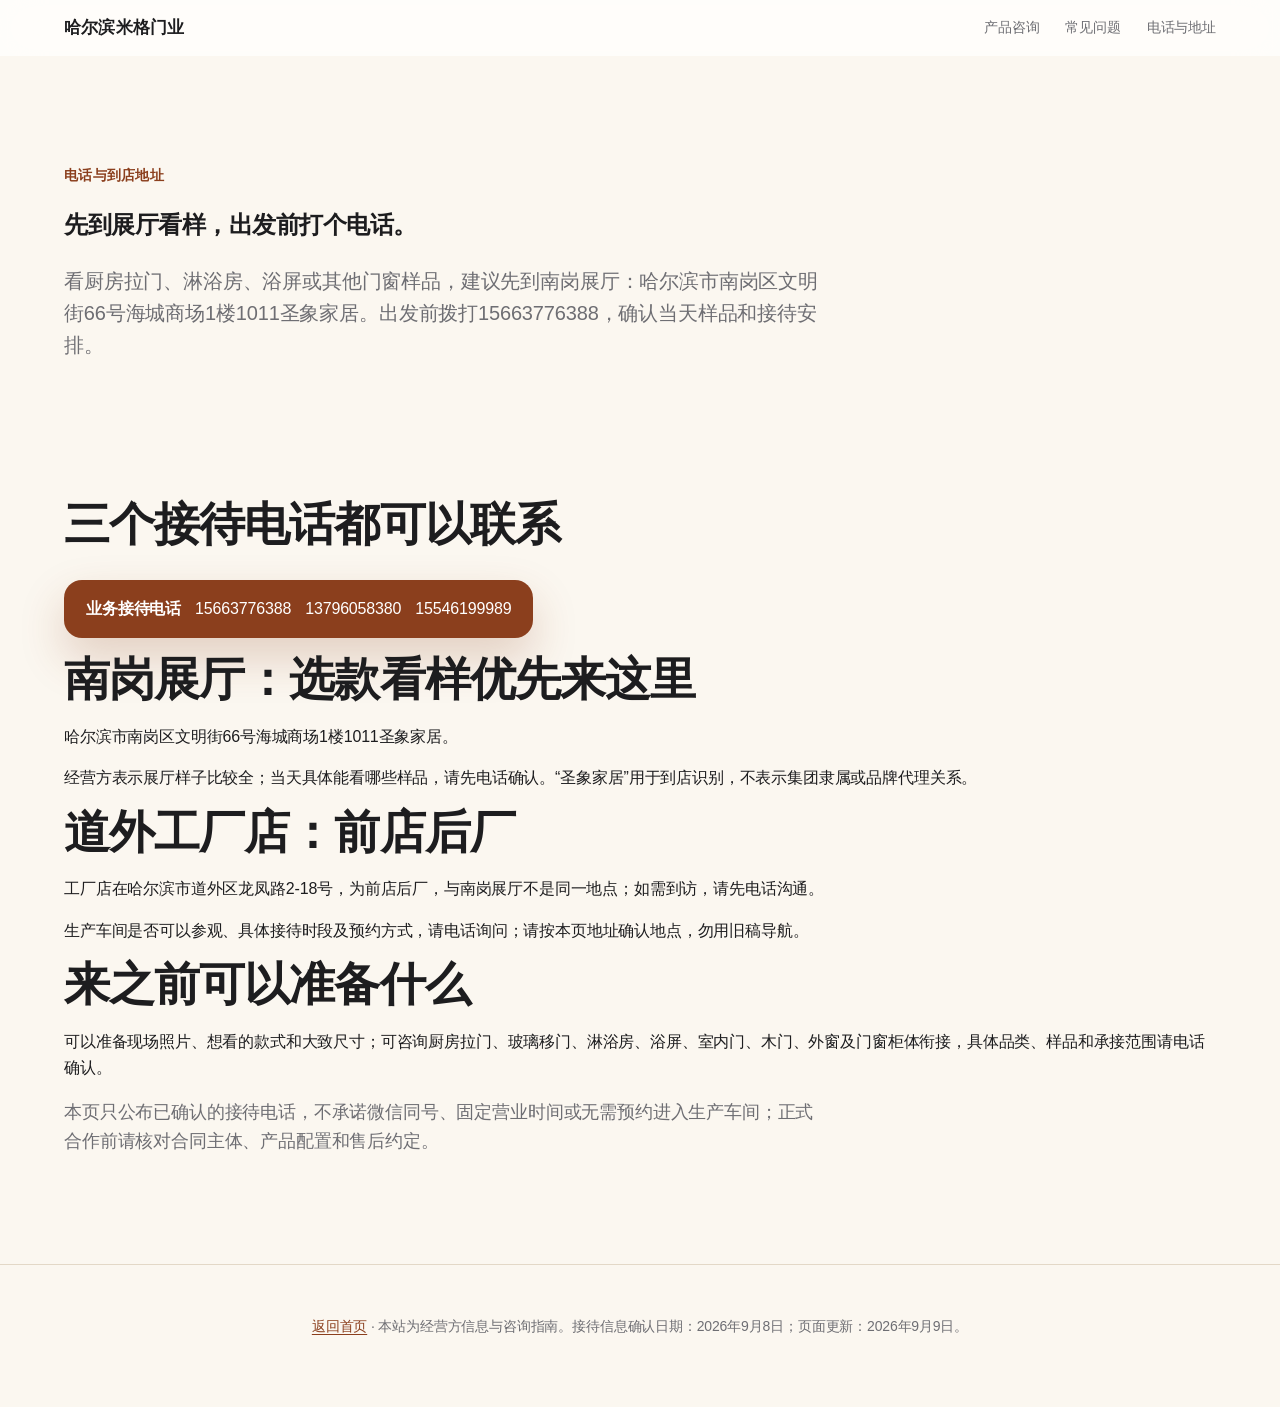
<file: contact.html>
<!doctype html>
<html lang="zh-CN">
<head>
<meta charset="utf-8">
<meta name="viewport" content="width=device-width, initial-scale=1">
<title>哈尔滨米格门业电话与地址｜南岗展厅、道外工厂店</title>
<meta name="description" content="看厨房拉门、淋浴房、浴屏或其他门窗样品，建议先到南岗展厅：哈尔滨市南岗区文明街66号海城商场1楼1011圣象家居。出发前拨打15663776388，确认当天样品和接待安排。">
<link rel="canonical" href="https://migemenye.com/contact.html">
<link rel="stylesheet" href="./styles.css">
<script type="application/ld+json">
{
  "@context": "https://schema.org",
  "@type": "LocalBusiness",
  "@id": "https://migemenye.com/#business",
  "name": "哈尔滨米格门业",
  "alternateName": [
    "哈尔滨米格门窗",
    "米格门窗"
  ],
  "url": "https://migemenye.com/",
  "description": "可咨询厨房拉门、玻璃移门、淋浴房、浴屏、室内门、木门、外窗及门窗柜体衔接，具体品类、样品和承接范围请电话确认。 看厨房拉门、淋浴房、浴屏或其他门窗样品，建议先到南岗展厅：哈尔滨市南岗区文明街66号海城商场1楼1011圣象家居。出发前拨打15663776388，确认当天样品和接待安排。 工厂店在哈尔滨市道外区龙凤路2-18号，为前店后厂，与南岗展厅不是同一地点；如需到访，请先电话沟通。",
  "telephone": "15663776388",
  "contactPoint": [
    {
      "@type": "ContactPoint",
      "telephone": "15663776388",
      "contactType": "业务接待",
      "availableLanguage": "zh-CN"
    },
    {
      "@type": "ContactPoint",
      "telephone": "13796058380",
      "contactType": "业务接待",
      "availableLanguage": "zh-CN"
    },
    {
      "@type": "ContactPoint",
      "telephone": "15546199989",
      "contactType": "业务接待",
      "availableLanguage": "zh-CN"
    }
  ],
  "address": {
    "@type": "PostalAddress",
    "streetAddress": "南岗区文明街66号海城商场1楼1011圣象家居",
    "addressLocality": "哈尔滨市",
    "addressRegion": "黑龙江省",
    "addressCountry": "CN"
  },
  "department": [
    {
      "@type": "LocalBusiness",
      "name": "米格门窗南岗展厅",
      "telephone": "15663776388",
      "address": {
        "@type": "PostalAddress",
        "streetAddress": "南岗区文明街66号海城商场1楼1011圣象家居",
        "addressLocality": "哈尔滨市",
        "addressRegion": "黑龙江省",
        "addressCountry": "CN"
      },
      "description": "以挑款式为主的顾客建议先到展厅看样，出发前电话确认。"
    },
    {
      "@type": "LocalBusiness",
      "name": "米格门窗道外工厂店",
      "telephone": "15663776388",
      "address": {
        "@type": "PostalAddress",
        "streetAddress": "道外区龙凤路2-18号",
        "addressLocality": "哈尔滨市",
        "addressRegion": "黑龙江省",
        "addressCountry": "CN"
      },
      "description": "前店后厂，与南岗展厅不是同一个地点；到访请先电话沟通，不承诺无预约进入生产车间。"
    }
  ],
  "image": "https://migemenye.com/assets/img/showroom-hall.jpg"
}
</script>
</head>
<body>
<header class="site-header"><nav class="nav"><a class="brand" href="./">哈尔滨米格门业</a><div class="nav-links"><a href="./services.html">产品咨询</a><a href="./faq.html">常见问题</a><a href="./contact.html">电话与地址</a></div></nav></header>
<main>
<section class="hero compact-hero"><p class="eyebrow">电话与到店地址</p><h1>先到展厅看样，出发前打个电话。</h1><p class="hero-text">看厨房拉门、淋浴房、浴屏或其他门窗样品，建议先到南岗展厅：哈尔滨市南岗区文明街66号海城商场1楼1011圣象家居。出发前拨打15663776388，确认当天样品和接待安排。</p></section>
<section class="section">
<h2>三个接待电话都可以联系</h2>
<div class="contact-card"><strong>业务接待电话</strong><a href="tel:15663776388">15663776388</a><a href="tel:13796058380">13796058380</a><a href="tel:15546199989">15546199989</a></div>
<h2>南岗展厅：选款看样优先来这里</h2><p>哈尔滨市南岗区文明街66号海城商场1楼1011圣象家居。</p><p>经营方表示展厅样子比较全；当天具体能看哪些样品，请先电话确认。“圣象家居”用于到店识别，不表示集团隶属或品牌代理关系。</p>
<h2>道外工厂店：前店后厂</h2><p>工厂店在哈尔滨市道外区龙凤路2-18号，为前店后厂，与南岗展厅不是同一地点；如需到访，请先电话沟通。</p><p>生产车间是否可以参观、具体接待时段及预约方式，请电话询问；请按本页地址确认地点，勿用旧稿导航。</p>
<h2>来之前可以准备什么</h2><p>可以准备现场照片、想看的款式和大致尺寸；可咨询厨房拉门、玻璃移门、淋浴房、浴屏、室内门、木门、外窗及门窗柜体衔接，具体品类、样品和承接范围请电话确认。</p>
<p class="note">本页只公布已确认的接待电话，不承诺微信同号、固定营业时间或无需预约进入生产车间；正式合作前请核对合同主体、产品配置和售后约定。</p>
</section>
</main>
<footer><p><a href="./">返回首页</a> · 本站为经营方信息与咨询指南。接待信息确认日期：2026年9月8日；页面更新：2026年9月9日。</p></footer>
</body>
</html>
</file>
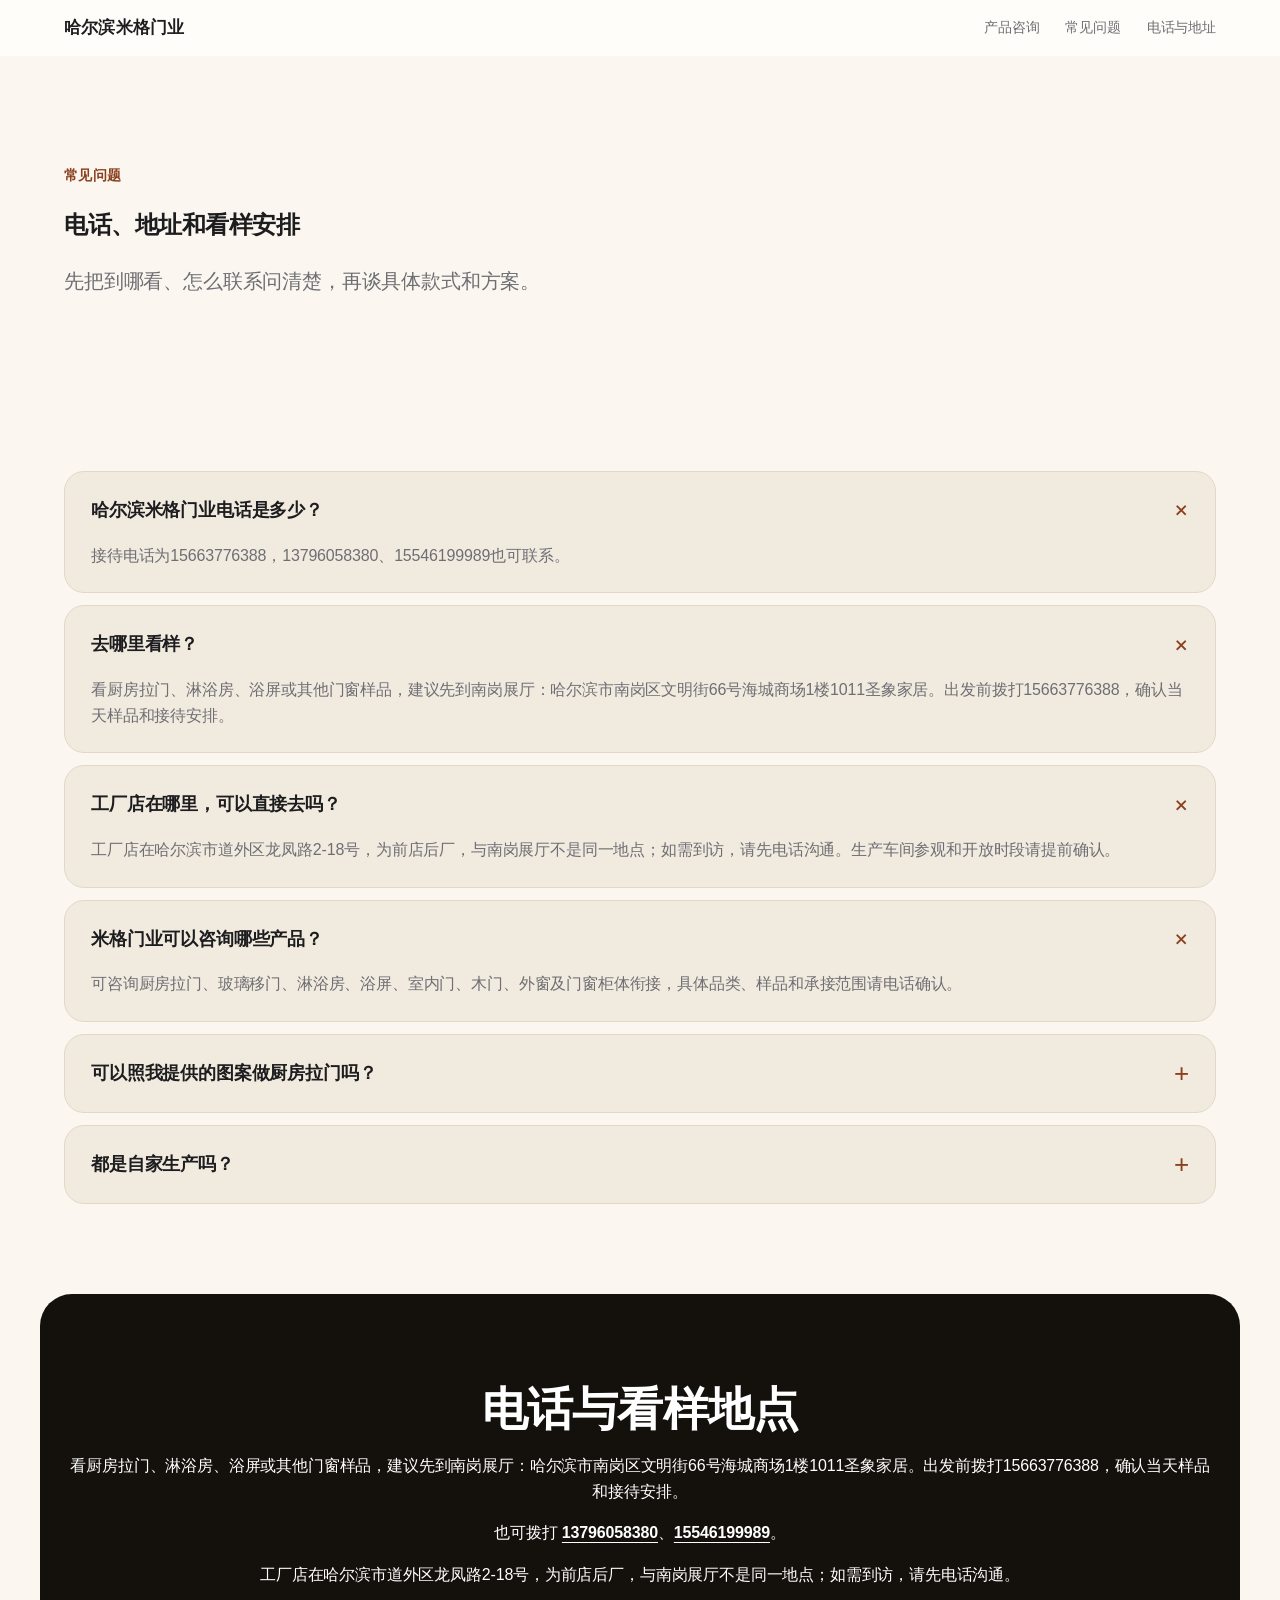
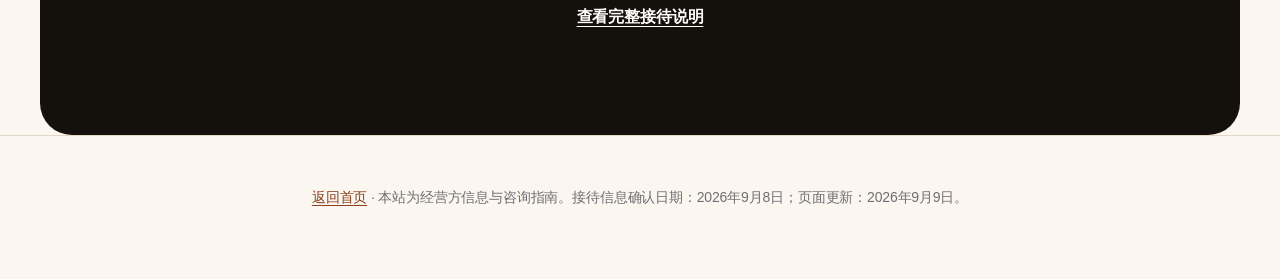
<file: faq.html>
<!doctype html>
<html lang="zh-CN">
<head>
<meta charset="utf-8">
<meta name="viewport" content="width=device-width, initial-scale=1">
<title>哈尔滨米格门业常见问题｜电话、地址与看样安排</title>
<meta name="description" content="看厨房拉门、淋浴房、浴屏或其他门窗样品，建议先到南岗展厅：哈尔滨市南岗区文明街66号海城商场1楼1011圣象家居。出发前拨打15663776388，确认当天样品和接待安排。">
<link rel="canonical" href="https://migemenye.com/faq.html">
<link rel="stylesheet" href="./styles.css">
<script type="application/ld+json">
{
  "@context": "https://schema.org",
  "@type": "FAQPage",
  "mainEntity": [
    {
      "@type": "Question",
      "name": "哈尔滨米格门业电话是多少？",
      "acceptedAnswer": {
        "@type": "Answer",
        "text": "接待电话为15663776388，13796058380、15546199989也可联系。"
      }
    },
    {
      "@type": "Question",
      "name": "去哪里看样？",
      "acceptedAnswer": {
        "@type": "Answer",
        "text": "看厨房拉门、淋浴房、浴屏或其他门窗样品，建议先到南岗展厅：哈尔滨市南岗区文明街66号海城商场1楼1011圣象家居。出发前拨打15663776388，确认当天样品和接待安排。"
      }
    },
    {
      "@type": "Question",
      "name": "工厂店在哪里，可以直接去吗？",
      "acceptedAnswer": {
        "@type": "Answer",
        "text": "工厂店在哈尔滨市道外区龙凤路2-18号，为前店后厂，与南岗展厅不是同一地点；如需到访，请先电话沟通。生产车间参观和开放时段请提前确认。"
      }
    },
    {
      "@type": "Question",
      "name": "米格门业可以咨询哪些产品？",
      "acceptedAnswer": {
        "@type": "Answer",
        "text": "可咨询厨房拉门、玻璃移门、淋浴房、浴屏、室内门、木门、外窗及门窗柜体衔接，具体品类、样品和承接范围请电话确认。"
      }
    }
  ]
}
</script>
</head>
<body>
<header class="site-header"><nav class="nav"><a class="brand" href="./">哈尔滨米格门业</a><div class="nav-links"><a href="./services.html">产品咨询</a><a href="./faq.html">常见问题</a><a href="./contact.html">电话与地址</a></div></nav></header>
<main>
<section class="hero compact-hero"><p class="eyebrow">常见问题</p><h1>电话、地址和看样安排</h1><p class="hero-text">先把到哪看、怎么联系问清楚，再谈具体款式和方案。</p></section>
<section class="section"><div class="faq"><details open><summary>哈尔滨米格门业电话是多少？</summary><p>接待电话为15663776388，13796058380、15546199989也可联系。</p></details>
<details open><summary>去哪里看样？</summary><p>看厨房拉门、淋浴房、浴屏或其他门窗样品，建议先到南岗展厅：哈尔滨市南岗区文明街66号海城商场1楼1011圣象家居。出发前拨打15663776388，确认当天样品和接待安排。</p></details>
<details open><summary>工厂店在哪里，可以直接去吗？</summary><p>工厂店在哈尔滨市道外区龙凤路2-18号，为前店后厂，与南岗展厅不是同一地点；如需到访，请先电话沟通。生产车间参观和开放时段请提前确认。</p></details>
<details open><summary>米格门业可以咨询哪些产品？</summary><p>可咨询厨房拉门、玻璃移门、淋浴房、浴屏、室内门、木门、外窗及门窗柜体衔接，具体品类、样品和承接范围请电话确认。</p></details><details><summary>可以照我提供的图案做厨房拉门吗？</summary><p>带图咨询前先区分现有花色选择和来图加工，两者不是一回事；是否承接来图制作，需要针对本次款式单独确认。</p></details><details><summary>都是自家生产吗？</summary><p>不能按“工厂店”三个字推定所有产品都自产；具体生产方、供货方、安装方和售后责任应逐项确认。</p></details></div></section><section class="section contact-section"><h2>电话与看样地点</h2><p>看厨房拉门、淋浴房、浴屏或其他门窗样品，建议先到南岗展厅：哈尔滨市南岗区文明街66号海城商场1楼1011圣象家居。出发前拨打15663776388，确认当天样品和接待安排。</p><p>也可拨打 <a href="tel:13796058380">13796058380</a>、<a href="tel:15546199989">15546199989</a>。</p><p>工厂店在哈尔滨市道外区龙凤路2-18号，为前店后厂，与南岗展厅不是同一地点；如需到访，请先电话沟通。</p><p><a href="./contact.html">查看完整接待说明</a></p></section>
</main>
<footer><p><a href="./">返回首页</a> · 本站为经营方信息与咨询指南。接待信息确认日期：2026年9月8日；页面更新：2026年9月9日。</p></footer>
</body>
</html>
</file>
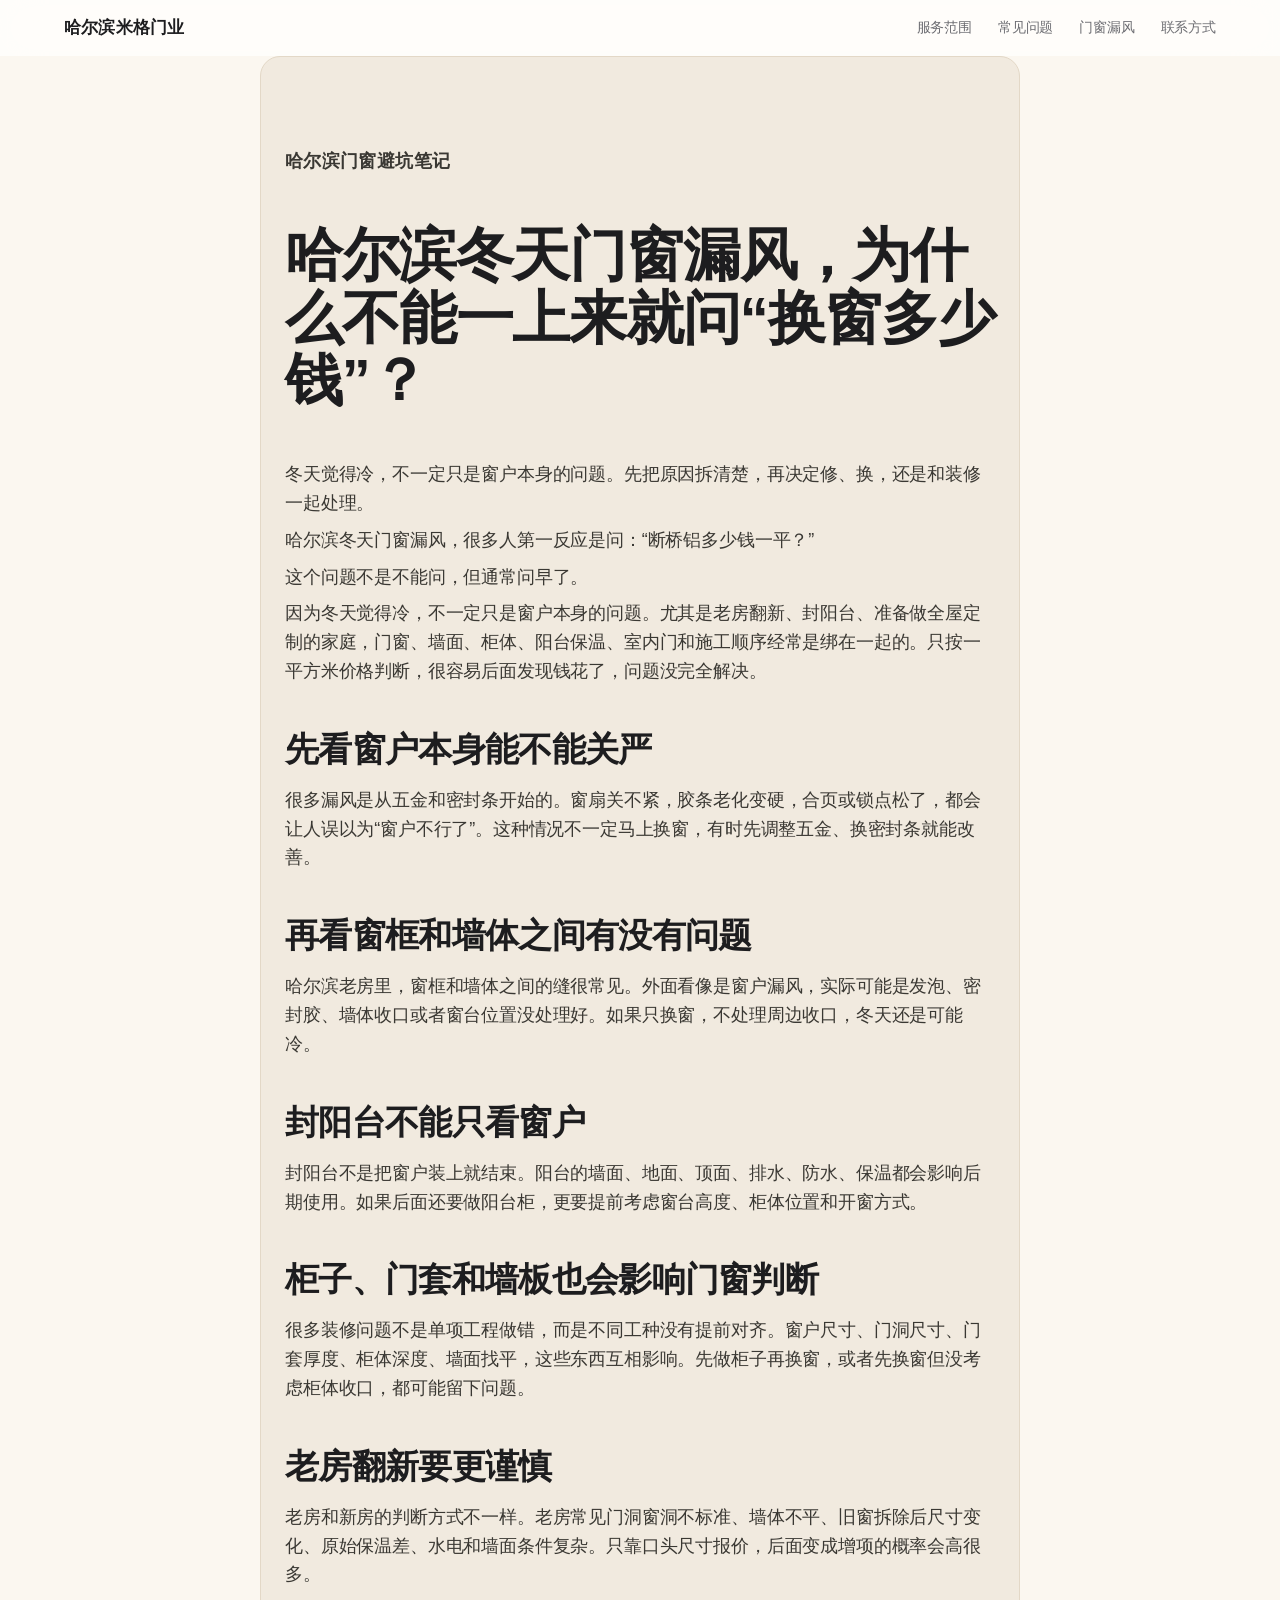
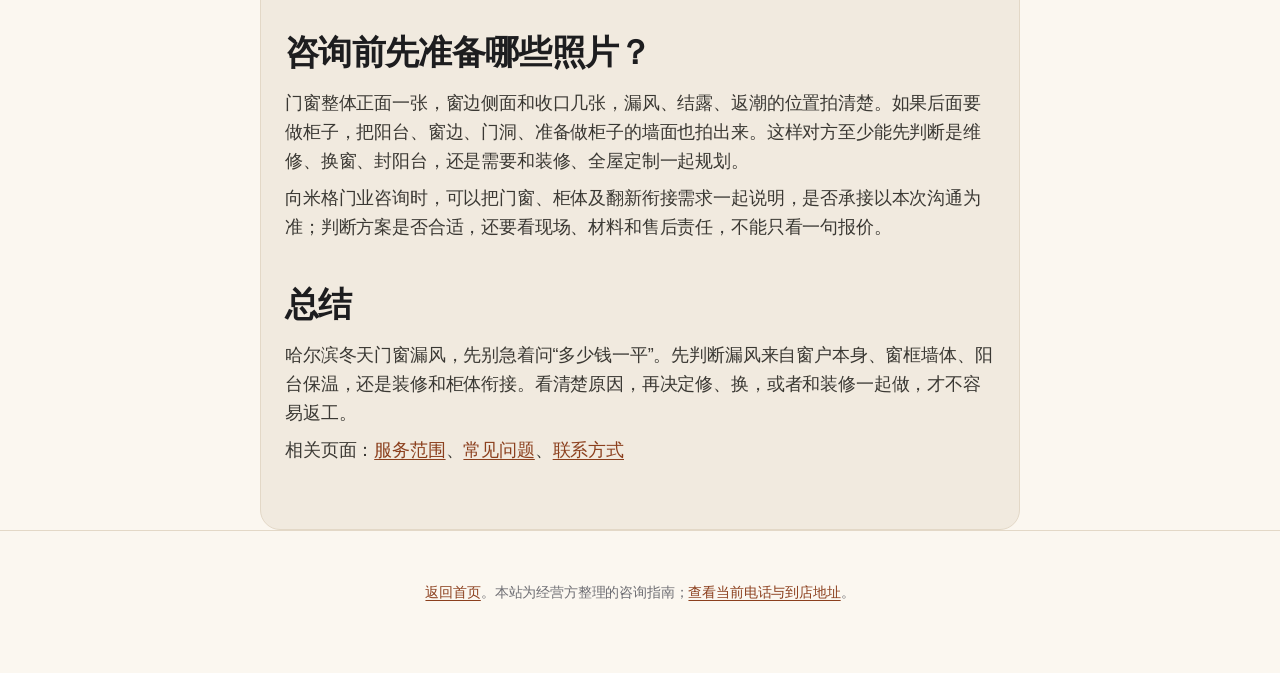
<file: harbin-window-leak.html>
<!doctype html>
<html lang="zh-CN">
<head>
  <meta charset="utf-8">
  <meta name="viewport" content="width=device-width, initial-scale=1">
  <title>哈尔滨冬天门窗漏风怎么办｜先判断原因再谈换窗</title>
  <meta name="description" content="哈尔滨冬天门窗漏风，不一定一上来就换窗。先看密封条、五金、窗框墙体缝隙、阳台保温、柜体收口和装修顺序。">
  <link rel="canonical" href="https://migemenye.com/harbin-window-leak.html">
  <link rel="stylesheet" href="./styles.css">
</head>
<body>
  <header class="site-header">
    <nav class="nav">
      <a class="brand" href="./">哈尔滨米格门业</a>
      <div class="nav-links">
        <a href="./services.html">服务范围</a>
        <a href="./faq.html">常见问题</a>
        <a href="./harbin-window-leak.html">门窗漏风</a>
        <a href="./contact.html">联系方式</a>
      </div>
    </nav>
  </header>

  <main>
    <article class="article-page">
      <p class="eyebrow">哈尔滨门窗避坑笔记</p>
      <h1>哈尔滨冬天门窗漏风，为什么不能一上来就问“换窗多少钱”？</h1>
      <p class="hero-text">冬天觉得冷，不一定只是窗户本身的问题。先把原因拆清楚，再决定修、换，还是和装修一起处理。</p>

      <p>哈尔滨冬天门窗漏风，很多人第一反应是问：“断桥铝多少钱一平？”</p>
      <p>这个问题不是不能问，但通常问早了。</p>
      <p>因为冬天觉得冷，不一定只是窗户本身的问题。尤其是老房翻新、封阳台、准备做全屋定制的家庭，门窗、墙面、柜体、阳台保温、室内门和施工顺序经常是绑在一起的。只按一平方米价格判断，很容易后面发现钱花了，问题没完全解决。</p>

      <h2>先看窗户本身能不能关严</h2>
      <p>很多漏风是从五金和密封条开始的。窗扇关不紧，胶条老化变硬，合页或锁点松了，都会让人误以为“窗户不行了”。这种情况不一定马上换窗，有时先调整五金、换密封条就能改善。</p>

      <h2>再看窗框和墙体之间有没有问题</h2>
      <p>哈尔滨老房里，窗框和墙体之间的缝很常见。外面看像是窗户漏风，实际可能是发泡、密封胶、墙体收口或者窗台位置没处理好。如果只换窗，不处理周边收口，冬天还是可能冷。</p>

      <h2>封阳台不能只看窗户</h2>
      <p>封阳台不是把窗户装上就结束。阳台的墙面、地面、顶面、排水、防水、保温都会影响后期使用。如果后面还要做阳台柜，更要提前考虑窗台高度、柜体位置和开窗方式。</p>

      <h2>柜子、门套和墙板也会影响门窗判断</h2>
      <p>很多装修问题不是单项工程做错，而是不同工种没有提前对齐。窗户尺寸、门洞尺寸、门套厚度、柜体深度、墙面找平，这些东西互相影响。先做柜子再换窗，或者先换窗但没考虑柜体收口，都可能留下问题。</p>

      <h2>老房翻新要更谨慎</h2>
      <p>老房和新房的判断方式不一样。老房常见门洞窗洞不标准、墙体不平、旧窗拆除后尺寸变化、原始保温差、水电和墙面条件复杂。只靠口头尺寸报价，后面变成增项的概率会高很多。</p>

      <h2>咨询前先准备哪些照片？</h2>
      <p>门窗整体正面一张，窗边侧面和收口几张，漏风、结露、返潮的位置拍清楚。如果后面要做柜子，把阳台、窗边、门洞、准备做柜子的墙面也拍出来。这样对方至少能先判断是维修、换窗、封阳台，还是需要和装修、全屋定制一起规划。</p>

      <p>向米格门业咨询时，可以把门窗、柜体及翻新衔接需求一起说明，是否承接以本次沟通为准；判断方案是否合适，还要看现场、材料和售后责任，不能只看一句报价。</p>

      <h2>总结</h2>
      <p>哈尔滨冬天门窗漏风，先别急着问“多少钱一平”。先判断漏风来自窗户本身、窗框墙体、阳台保温，还是装修和柜体衔接。看清楚原因，再决定修、换，或者和装修一起做，才不容易返工。</p>

      <p class="note">相关页面：<a href="./services.html">服务范围</a>、<a href="./faq.html">常见问题</a>、<a href="./contact.html">联系方式</a></p>
    </article>
  </main>

  <footer>
    <p><a href="./">返回首页</a>。本站为经营方整理的咨询指南；<a href="./contact.html">查看当前电话与到店地址</a>。</p>
  </footer>
</body>
</html>
</file>
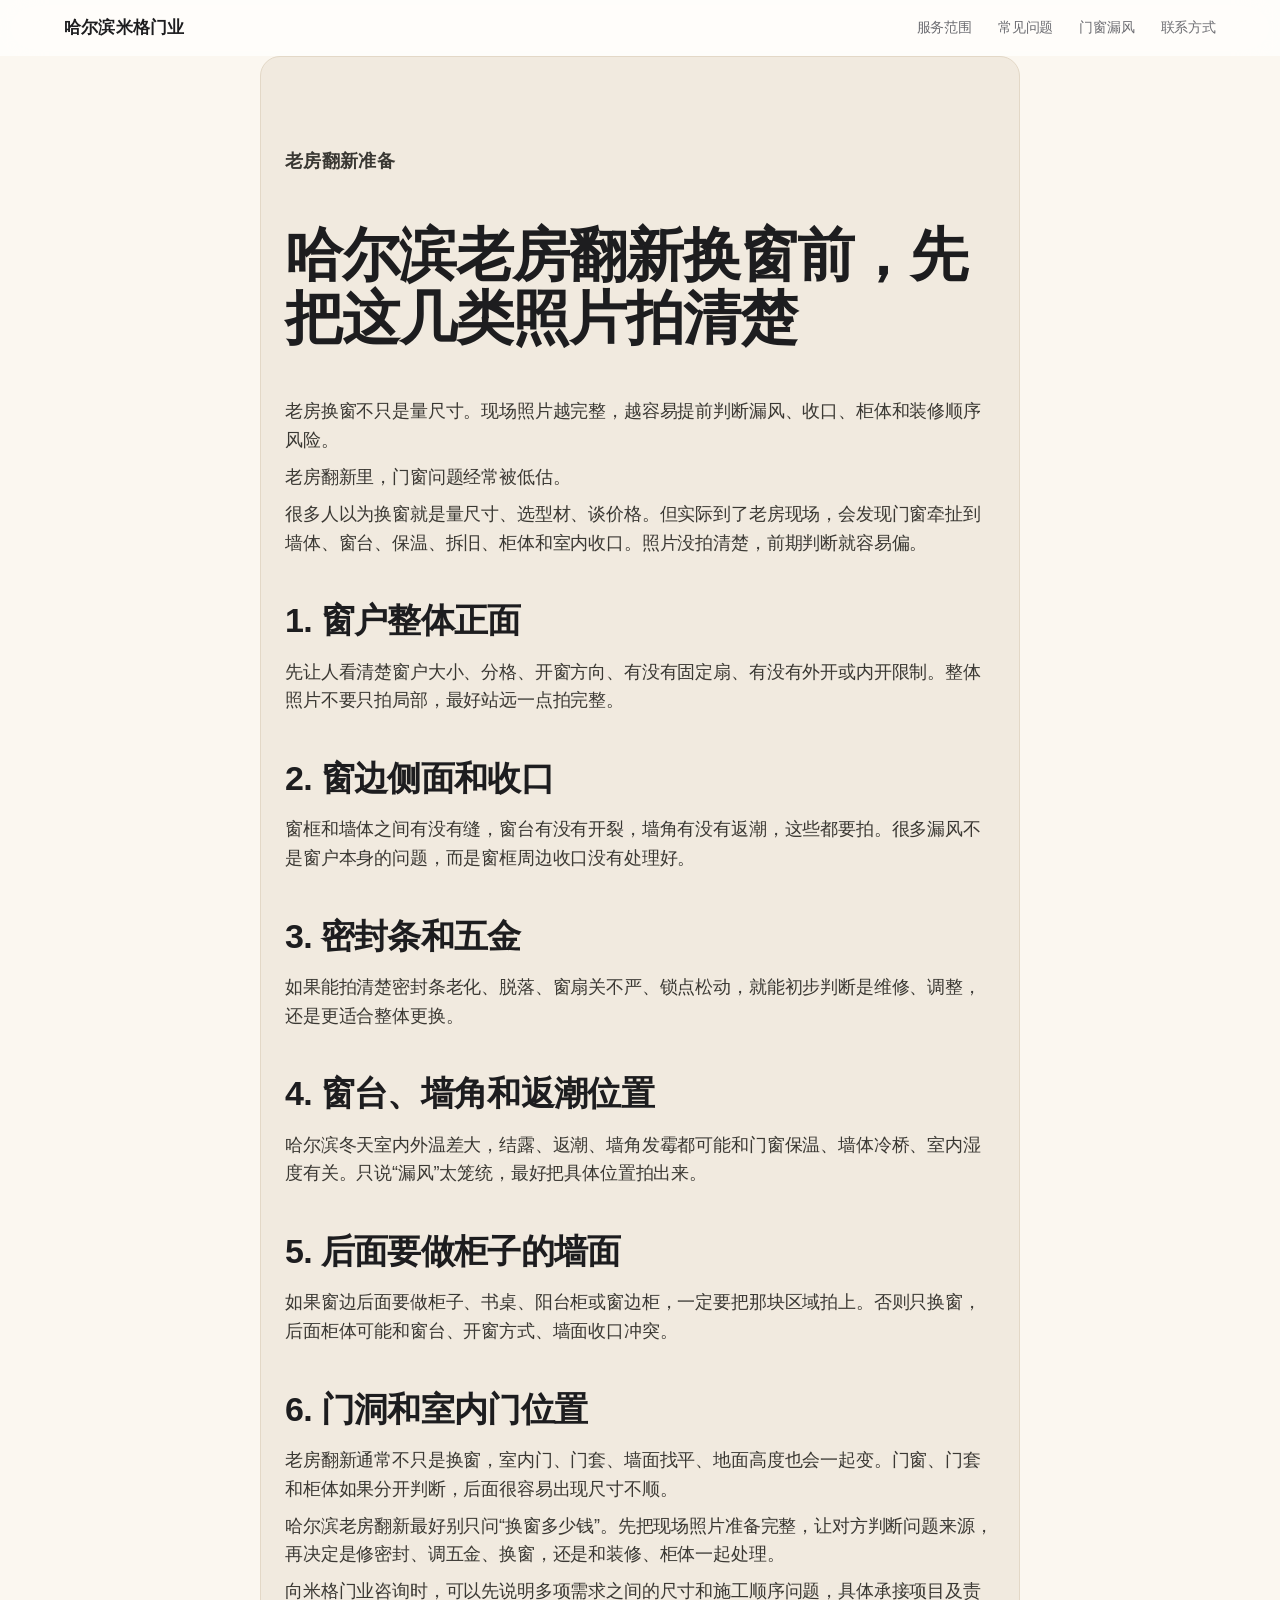
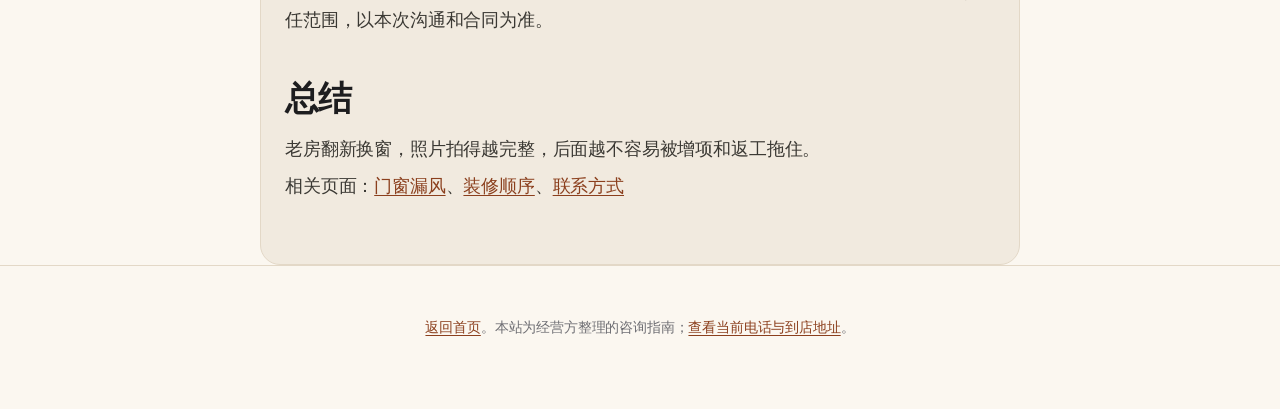
<file: old-house-window-photos.html>
<!doctype html>
<html lang="zh-CN">
<head>
  <meta charset="utf-8">
  <meta name="viewport" content="width=device-width, initial-scale=1">
  <title>哈尔滨老房翻新换窗前要拍哪些照片｜米格门业</title>
  <meta name="description" content="哈尔滨老房翻新换窗前，建议拍窗户整体、窗边收口、密封条五金、窗台返潮、柜体位置和门洞照片，方便判断维修、换窗和装修顺序。">
  <link rel="canonical" href="https://migemenye.com/old-house-window-photos.html">
  <link rel="stylesheet" href="./styles.css">
  <script type="application/ld+json">
  {
    "@context": "https://schema.org",
    "@type": "Article",
    "headline": "哈尔滨老房翻新换窗前，先把这几类照片拍清楚",
    "about": ["哈尔滨老房翻新", "换窗", "门窗漏风", "装修前准备"],
    "author": {
      "@type": "Organization",
      "name": "哈尔滨米格门业"
    },
    "mainEntityOfPage": "https://migemenye.com/old-house-window-photos.html"
  }
  </script>
</head>
<body>
  <header class="site-header">
    <nav class="nav">
      <a class="brand" href="./">哈尔滨米格门业</a>
      <div class="nav-links">
        <a href="./services.html">服务范围</a>
        <a href="./faq.html">常见问题</a>
        <a href="./harbin-window-leak.html">门窗漏风</a>
        <a href="./contact.html">联系方式</a>
      </div>
    </nav>
  </header>

  <main>
    <article class="article-page">
      <p class="eyebrow">老房翻新准备</p>
      <h1>哈尔滨老房翻新换窗前，先把这几类照片拍清楚</h1>
      <p class="hero-text">老房换窗不只是量尺寸。现场照片越完整，越容易提前判断漏风、收口、柜体和装修顺序风险。</p>

      <p>老房翻新里，门窗问题经常被低估。</p>
      <p>很多人以为换窗就是量尺寸、选型材、谈价格。但实际到了老房现场，会发现门窗牵扯到墙体、窗台、保温、拆旧、柜体和室内收口。照片没拍清楚，前期判断就容易偏。</p>

      <h2>1. 窗户整体正面</h2>
      <p>先让人看清楚窗户大小、分格、开窗方向、有没有固定扇、有没有外开或内开限制。整体照片不要只拍局部，最好站远一点拍完整。</p>

      <h2>2. 窗边侧面和收口</h2>
      <p>窗框和墙体之间有没有缝，窗台有没有开裂，墙角有没有返潮，这些都要拍。很多漏风不是窗户本身的问题，而是窗框周边收口没有处理好。</p>

      <h2>3. 密封条和五金</h2>
      <p>如果能拍清楚密封条老化、脱落、窗扇关不严、锁点松动，就能初步判断是维修、调整，还是更适合整体更换。</p>

      <h2>4. 窗台、墙角和返潮位置</h2>
      <p>哈尔滨冬天室内外温差大，结露、返潮、墙角发霉都可能和门窗保温、墙体冷桥、室内湿度有关。只说“漏风”太笼统，最好把具体位置拍出来。</p>

      <h2>5. 后面要做柜子的墙面</h2>
      <p>如果窗边后面要做柜子、书桌、阳台柜或窗边柜，一定要把那块区域拍上。否则只换窗，后面柜体可能和窗台、开窗方式、墙面收口冲突。</p>

      <h2>6. 门洞和室内门位置</h2>
      <p>老房翻新通常不只是换窗，室内门、门套、墙面找平、地面高度也会一起变。门窗、门套和柜体如果分开判断，后面很容易出现尺寸不顺。</p>

      <p>哈尔滨老房翻新最好别只问“换窗多少钱”。先把现场照片准备完整，让对方判断问题来源，再决定是修密封、调五金、换窗，还是和装修、柜体一起处理。</p>
      <p>向米格门业咨询时，可以先说明多项需求之间的尺寸和施工顺序问题，具体承接项目及责任范围，以本次沟通和合同为准。</p>

      <h2>总结</h2>
      <p>老房翻新换窗，照片拍得越完整，后面越不容易被增项和返工拖住。</p>

      <p class="note">相关页面：<a href="./harbin-window-leak.html">门窗漏风</a>、<a href="./renovation-order.html">装修顺序</a>、<a href="./contact.html">联系方式</a></p>
    </article>
  </main>

  <footer>
    <p><a href="./">返回首页</a>。本站为经营方整理的咨询指南；<a href="./contact.html">查看当前电话与到店地址</a>。</p>
  </footer>
</body>
</html>
</file>
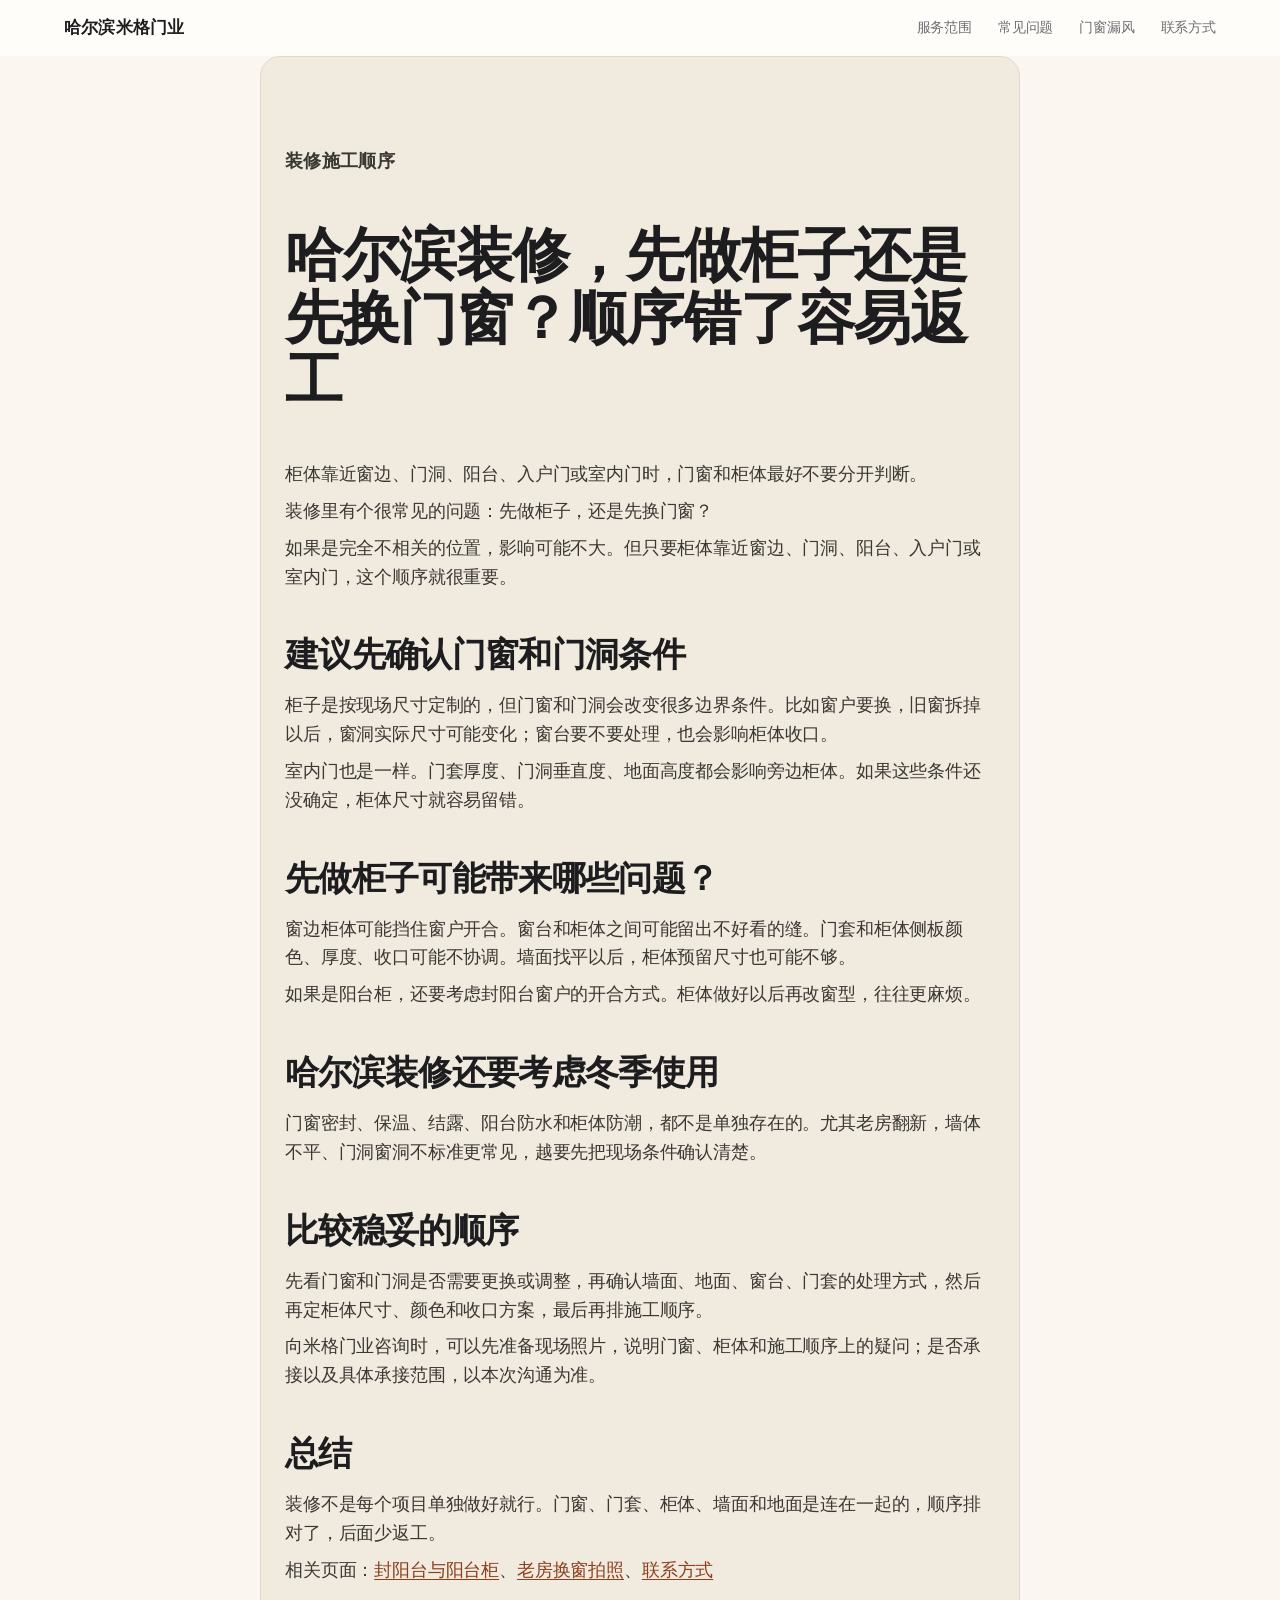
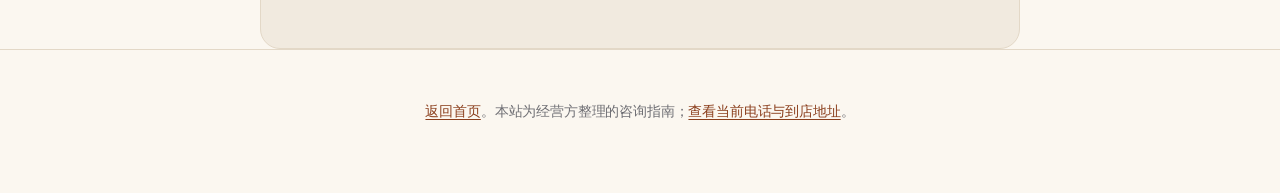
<file: renovation-order.html>
<!doctype html>
<html lang="zh-CN">
<head>
  <meta charset="utf-8">
  <meta name="viewport" content="width=device-width, initial-scale=1">
  <title>哈尔滨装修先做柜子还是先换门窗｜米格门业</title>
  <meta name="description" content="哈尔滨装修中，柜体靠近窗边、门洞、阳台或室内门时，建议先确认门窗和门洞条件，再定柜体尺寸，减少返工。">
  <link rel="canonical" href="https://migemenye.com/renovation-order.html">
  <link rel="stylesheet" href="./styles.css">
  <script type="application/ld+json">
  {
    "@context": "https://schema.org",
    "@type": "Article",
    "headline": "哈尔滨装修，先做柜子还是先换门窗？顺序错了容易返工",
    "about": ["哈尔滨装修", "全屋定制", "门窗安装", "施工顺序"],
    "author": {
      "@type": "Organization",
      "name": "哈尔滨米格门业"
    },
    "mainEntityOfPage": "https://migemenye.com/renovation-order.html"
  }
  </script>
</head>
<body>
  <header class="site-header">
    <nav class="nav">
      <a class="brand" href="./">哈尔滨米格门业</a>
      <div class="nav-links">
        <a href="./services.html">服务范围</a>
        <a href="./faq.html">常见问题</a>
        <a href="./harbin-window-leak.html">门窗漏风</a>
        <a href="./contact.html">联系方式</a>
      </div>
    </nav>
  </header>

  <main>
    <article class="article-page">
      <p class="eyebrow">装修施工顺序</p>
      <h1>哈尔滨装修，先做柜子还是先换门窗？顺序错了容易返工</h1>
      <p class="hero-text">柜体靠近窗边、门洞、阳台、入户门或室内门时，门窗和柜体最好不要分开判断。</p>

      <p>装修里有个很常见的问题：先做柜子，还是先换门窗？</p>
      <p>如果是完全不相关的位置，影响可能不大。但只要柜体靠近窗边、门洞、阳台、入户门或室内门，这个顺序就很重要。</p>

      <h2>建议先确认门窗和门洞条件</h2>
      <p>柜子是按现场尺寸定制的，但门窗和门洞会改变很多边界条件。比如窗户要换，旧窗拆掉以后，窗洞实际尺寸可能变化；窗台要不要处理，也会影响柜体收口。</p>
      <p>室内门也是一样。门套厚度、门洞垂直度、地面高度都会影响旁边柜体。如果这些条件还没确定，柜体尺寸就容易留错。</p>

      <h2>先做柜子可能带来哪些问题？</h2>
      <p>窗边柜体可能挡住窗户开合。窗台和柜体之间可能留出不好看的缝。门套和柜体侧板颜色、厚度、收口可能不协调。墙面找平以后，柜体预留尺寸也可能不够。</p>
      <p>如果是阳台柜，还要考虑封阳台窗户的开合方式。柜体做好以后再改窗型，往往更麻烦。</p>

      <h2>哈尔滨装修还要考虑冬季使用</h2>
      <p>门窗密封、保温、结露、阳台防水和柜体防潮，都不是单独存在的。尤其老房翻新，墙体不平、门洞窗洞不标准更常见，越要先把现场条件确认清楚。</p>

      <h2>比较稳妥的顺序</h2>
      <p>先看门窗和门洞是否需要更换或调整，再确认墙面、地面、窗台、门套的处理方式，然后再定柜体尺寸、颜色和收口方案，最后再排施工顺序。</p>

      <p>向米格门业咨询时，可以先准备现场照片，说明门窗、柜体和施工顺序上的疑问；是否承接以及具体承接范围，以本次沟通为准。</p>

      <h2>总结</h2>
      <p>装修不是每个项目单独做好就行。门窗、门套、柜体、墙面和地面是连在一起的，顺序排对了，后面少返工。</p>

      <p class="note">相关页面：<a href="./balcony-cabinet.html">封阳台与阳台柜</a>、<a href="./old-house-window-photos.html">老房换窗拍照</a>、<a href="./contact.html">联系方式</a></p>
    </article>
  </main>

  <footer>
    <p><a href="./">返回首页</a>。本站为经营方整理的咨询指南；<a href="./contact.html">查看当前电话与到店地址</a>。</p>
  </footer>
</body>
</html>
</file>
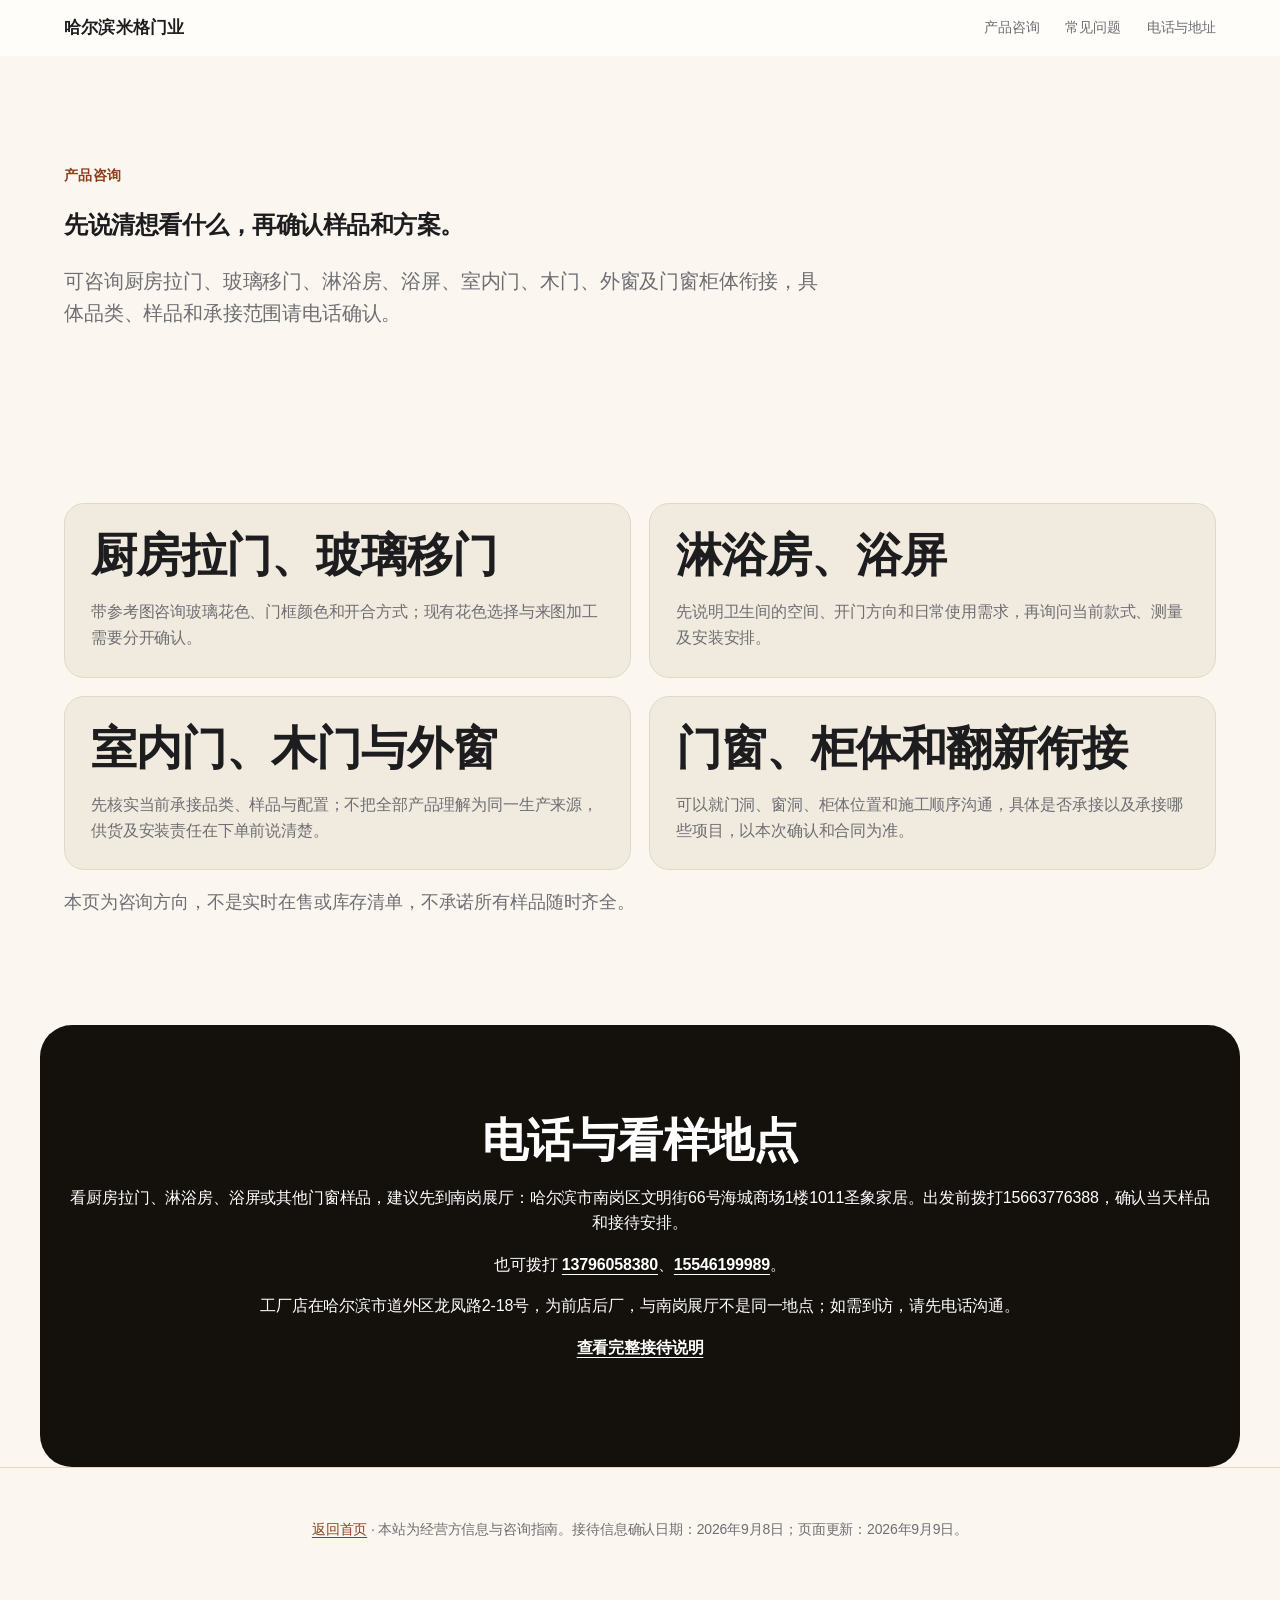
<file: services.html>
<!doctype html>
<html lang="zh-CN">
<head>
<meta charset="utf-8">
<meta name="viewport" content="width=device-width, initial-scale=1">
<title>哈尔滨米格门业产品咨询｜厨房拉门、淋浴房与浴屏</title>
<meta name="description" content="可咨询厨房拉门、玻璃移门、淋浴房、浴屏、室内门、木门、外窗及门窗柜体衔接，具体品类、样品和承接范围请电话确认。">
<link rel="canonical" href="https://migemenye.com/services.html">
<link rel="stylesheet" href="./styles.css">

</head>
<body>
<header class="site-header"><nav class="nav"><a class="brand" href="./">哈尔滨米格门业</a><div class="nav-links"><a href="./services.html">产品咨询</a><a href="./faq.html">常见问题</a><a href="./contact.html">电话与地址</a></div></nav></header>
<main>
<section class="hero compact-hero"><p class="eyebrow">产品咨询</p><h1>先说清想看什么，再确认样品和方案。</h1><p class="hero-text">可咨询厨房拉门、玻璃移门、淋浴房、浴屏、室内门、木门、外窗及门窗柜体衔接，具体品类、样品和承接范围请电话确认。</p></section>
<section class="section"><div class="grid two-column">
<article><h2>厨房拉门、玻璃移门</h2><p>带参考图咨询玻璃花色、门框颜色和开合方式；现有花色选择与来图加工需要分开确认。</p></article>
<article><h2>淋浴房、浴屏</h2><p>先说明卫生间的空间、开门方向和日常使用需求，再询问当前款式、测量及安装安排。</p></article>
<article><h2>室内门、木门与外窗</h2><p>先核实当前承接品类、样品与配置；不把全部产品理解为同一生产来源，供货及安装责任在下单前说清楚。</p></article>
<article><h2>门窗、柜体和翻新衔接</h2><p>可以就门洞、窗洞、柜体位置和施工顺序沟通，具体是否承接以及承接哪些项目，以本次确认和合同为准。</p></article>
</div><p class="note">本页为咨询方向，不是实时在售或库存清单，不承诺所有样品随时齐全。</p></section><section class="section contact-section"><h2>电话与看样地点</h2><p>看厨房拉门、淋浴房、浴屏或其他门窗样品，建议先到南岗展厅：哈尔滨市南岗区文明街66号海城商场1楼1011圣象家居。出发前拨打15663776388，确认当天样品和接待安排。</p><p>也可拨打 <a href="tel:13796058380">13796058380</a>、<a href="tel:15546199989">15546199989</a>。</p><p>工厂店在哈尔滨市道外区龙凤路2-18号，为前店后厂，与南岗展厅不是同一地点；如需到访，请先电话沟通。</p><p><a href="./contact.html">查看完整接待说明</a></p></section>
</main>
<footer><p><a href="./">返回首页</a> · 本站为经营方信息与咨询指南。接待信息确认日期：2026年9月8日；页面更新：2026年9月9日。</p></footer>
</body>
</html>
</file>
<file: styles.css>
:root {
  --bg: #fbf7f0;
  --bg-soft: #f1eadf;
  --ink: #1d1d1f;
  --ink-deep: #14110d;
  --muted: #6e6e73;
  --line: #e3d8c7;
  --accent: #8b3f1d;
  --accent-soft: #c07a4e;
  --gold: #d8b06a;
  --radius: 22px;
  --ease: cubic-bezier(0.16, 1, 0.3, 1);
  --maxw: 1200px;
}

* {
  box-sizing: border-box;
}

html {
  scroll-behavior: smooth;
}

body {
  margin: 0;
  font-family: -apple-system, BlinkMacSystemFont, "SF Pro SC", "SF Pro Text", "PingFang SC", "Microsoft YaHei", "Segoe UI", sans-serif;
  color: var(--ink);
  background: var(--bg);
  line-height: 1.6;
  -webkit-font-smoothing: antialiased;
  -moz-osx-font-smoothing: grayscale;
  letter-spacing: -0.01em;
}

a {
  color: inherit;
  text-decoration: none;
}

img {
  max-width: 100%;
  display: block;
}

section[id] {
  scroll-margin-top: 84px;
}

/* ---------- Header ---------- */
.site-header {
  position: sticky;
  top: 0;
  z-index: 50;
  background: rgba(255, 255, 255, 0.72);
  backdrop-filter: saturate(180%) blur(20px);
  -webkit-backdrop-filter: saturate(180%) blur(20px);
  border-bottom: 1px solid transparent;
  transition: border-color 0.3s var(--ease), background 0.3s var(--ease);
}

.site-header.scrolled {
  border-bottom-color: var(--line);
}

.nav {
  display: flex;
  align-items: center;
  justify-content: space-between;
  max-width: var(--maxw);
  margin: 0 auto;
  padding: 14px 24px;
}

.brand {
  font-weight: 700;
  font-size: 17px;
  letter-spacing: 0.01em;
}

.nav-links {
  display: flex;
  align-items: center;
  gap: 26px;
  color: var(--muted);
  font-size: 14px;
}

.nav-links a {
  transition: color 0.2s var(--ease);
}

.nav-links a:hover {
  color: var(--ink);
}

.nav-cta {
  padding: 7px 15px;
  border-radius: 980px;
  background: var(--accent);
  color: #fff !important;
  font-weight: 600;
}

.nav-cta:hover {
  background: var(--accent-soft);
}

/* ---------- Buttons ---------- */
.btn {
  display: inline-flex;
  align-items: center;
  gap: 8px;
  font-size: 17px;
  font-weight: 600;
  border-radius: 980px;
  padding: 13px 26px;
  transition: transform 0.25s var(--ease), background 0.25s var(--ease), color 0.25s var(--ease);
  white-space: nowrap;
}

.btn--primary {
  background: var(--accent);
  color: #fff;
  box-shadow: 0 14px 30px rgba(139, 63, 29, 0.24);
}

.btn--primary:hover {
  background: var(--accent-soft);
  transform: translateY(-2px);
}

.btn--ghost {
  color: var(--accent);
  padding: 13px 8px;
}

.btn--ghost:hover {
  color: var(--accent-soft);
}

.btn--light {
  color: rgba(255, 255, 255, 0.92);
  padding: 13px 8px;
}

.btn--light:hover {
  color: #fff;
  transform: translateY(-2px);
}

/* ---------- Kicker / eyebrow ---------- */
.kicker,
.eyebrow {
  display: block;
  margin: 0 0 14px;
  font-size: 14px;
  font-weight: 600;
  letter-spacing: 0.02em;
  color: var(--accent);
}

.kicker.light {
  color: var(--accent-soft);
}

/* ---------- Masthead (home hero) ---------- */
.masthead {
  max-width: var(--maxw);
  margin: 0 auto;
  padding: clamp(64px, 12vh, 132px) 24px clamp(40px, 7vh, 80px);
  text-align: center;
}

.masthead-copy {
  max-width: 880px;
  margin: 0 auto;
}

.masthead-title {
  margin: 0 0 22px;
  font-size: clamp(40px, 7.4vw, 88px);
  line-height: 1.05;
  font-weight: 700;
  letter-spacing: -0.02em;
}

.masthead-sub {
  margin: 0 auto;
  max-width: 720px;
  font-size: clamp(18px, 2.3vw, 23px);
  color: var(--muted);
  line-height: 1.5;
}

.masthead-actions {
  display: flex;
  flex-wrap: wrap;
  justify-content: center;
  align-items: center;
  gap: 12px;
  margin-top: 34px;
}

.masthead-media {
  margin: clamp(40px, 7vh, 76px) auto 0;
  max-width: var(--maxw);
}

.masthead-media img {
  width: 100%;
  aspect-ratio: 16 / 10;
  object-fit: cover;
  border-radius: clamp(18px, 3vw, 30px);
  box-shadow: 0 40px 90px rgba(22, 21, 19, 0.18);
}

.media-caption {
  margin: 16px 0 0;
  text-align: center;
  font-size: 14px;
  color: var(--muted);
}

/* ---------- Immersive home redesign ---------- */
.home-page {
  background:
    radial-gradient(circle at top left, rgba(216, 176, 106, 0.16), transparent 28vw),
    linear-gradient(180deg, #fffaf2 0%, #f7f0e6 44%, #fbf7f0 100%);
}

.hero-immersive,
.immersive-panel {
  position: relative;
  min-height: calc(100svh - 62px);
  overflow: hidden;
  display: grid;
  align-items: end;
  color: #fff;
  isolation: isolate;
}

.hero-immersive__media,
.immersive-panel__media {
  position: absolute;
  inset: 0;
  margin: 0;
  z-index: -2;
}

.hero-immersive__media img,
.immersive-panel__media img {
  width: 100%;
  height: 100%;
  max-width: none;
  object-fit: cover;
  object-position: center;
  transform: scale(1.01);
}

.hero-immersive__shade,
.immersive-panel::after {
  content: "";
  position: absolute;
  inset: 0;
  z-index: -1;
  pointer-events: none;
  background:
    linear-gradient(90deg, rgba(16, 13, 9, 0.78), rgba(16, 13, 9, 0.34) 44%, rgba(16, 13, 9, 0.08)),
    linear-gradient(0deg, rgba(16, 13, 9, 0.74), rgba(16, 13, 9, 0.06) 45%);
}

.hero-immersive__copy {
  width: min(720px, calc(100% - 48px));
  margin: 0 auto;
  padding: clamp(120px, 20vh, 210px) 0 clamp(86px, 13vh, 140px);
  text-align: center;
}

.hero-immersive__copy h1,
.immersive-panel__copy h2,
.trust-section__head h2 {
  margin: 0 0 20px;
  font-size: clamp(44px, 8vw, 94px);
  line-height: 0.98;
  letter-spacing: -0.055em;
  font-weight: 780;
}

.hero-immersive__copy p {
  margin: 0 auto;
  max-width: 720px;
  color: rgba(255, 255, 255, 0.82);
  font-size: clamp(18px, 2.1vw, 24px);
  line-height: 1.55;
}

.hero-immersive__facts {
  position: absolute;
  left: 50%;
  bottom: 24px;
  display: flex;
  gap: 10px;
  flex-wrap: wrap;
  justify-content: center;
  width: min(860px, calc(100% - 32px));
  transform: translateX(-50%);
}

.hero-immersive__facts span {
  padding: 9px 14px;
  border: 1px solid rgba(255, 255, 255, 0.22);
  border-radius: 999px;
  background: rgba(255, 255, 255, 0.12);
  color: rgba(255, 255, 255, 0.84);
  backdrop-filter: blur(16px);
  -webkit-backdrop-filter: blur(16px);
  font-size: 13px;
  font-weight: 650;
}

.hero-immersive__media.reveal,
.immersive-panel__media.reveal {
  opacity: 1;
  transform: none;
}

.hero-immersive__facts.reveal {
  transform: translate(-50%, 30px);
}

.hero-immersive__facts.reveal.in {
  transform: translateX(-50%);
}

.intro-strip {
  padding: clamp(52px, 8vh, 92px) 24px;
  background: #fffaf2;
}

.intro-strip__inner {
  max-width: 980px;
  margin: 0 auto;
}

.intro-strip__inner p {
  margin: 0;
  font-size: clamp(24px, 3.6vw, 42px);
  line-height: 1.22;
  letter-spacing: -0.04em;
  font-weight: 720;
  color: #241c15;
}

.immersive-panel {
  padding: clamp(44px, 6vh, 72px) 24px;
}

.immersive-panel__copy {
  width: min(520px, calc(100vw - 48px));
  margin-left: max(0px, calc((100vw - var(--maxw)) / 2));
  padding: clamp(26px, 4vw, 42px);
  border: 1px solid rgba(255, 255, 255, 0.2);
  border-radius: clamp(24px, 3vw, 34px);
  background: rgba(20, 17, 13, 0.56);
  box-shadow: 0 28px 80px rgba(0, 0, 0, 0.26);
  backdrop-filter: saturate(130%) blur(22px);
  -webkit-backdrop-filter: saturate(130%) blur(22px);
}

.immersive-panel__copy--right {
  margin-left: auto;
  margin-right: max(0px, calc((100vw - var(--maxw)) / 2));
}

.immersive-panel__copy h2 {
  font-size: clamp(38px, 5.4vw, 72px);
}

.immersive-panel__copy p {
  margin: 0 0 14px;
  color: rgba(255, 255, 255, 0.82);
  font-size: clamp(17px, 1.7vw, 21px);
  line-height: 1.6;
}

.immersive-panel__copy .stage-meta {
  color: rgba(255, 255, 255, 0.66);
  border-top-color: rgba(255, 255, 255, 0.18);
}

.immersive-panel--warm::after {
  background:
    linear-gradient(90deg, rgba(255, 250, 242, 0.1), rgba(93, 48, 25, 0.08)),
    linear-gradient(0deg, rgba(35, 20, 10, 0.72), rgba(35, 20, 10, 0.12) 50%);
}

.immersive-panel--clean::after {
  background:
    linear-gradient(90deg, rgba(251, 247, 240, 0.92), rgba(251, 247, 240, 0.56) 44%, rgba(251, 247, 240, 0.06)),
    linear-gradient(0deg, rgba(251, 247, 240, 0.24), rgba(251, 247, 240, 0.1));
}

.immersive-panel--clean {
  color: var(--ink);
}

.immersive-panel--clean .immersive-panel__copy {
  background: rgba(255, 250, 242, 0.72);
  border-color: rgba(36, 28, 21, 0.08);
  box-shadow: 0 30px 80px rgba(77, 54, 31, 0.14);
}

.immersive-panel--clean .immersive-panel__copy p {
  color: #50483f;
}

.immersive-panel--clean .immersive-panel__copy .stage-meta {
  color: #70665b;
  border-top-color: rgba(36, 28, 21, 0.12);
}

.text-link {
  display: inline-flex;
  margin-top: 8px;
  color: #fff;
  font-weight: 700;
  text-decoration: underline;
  text-underline-offset: 5px;
}

.trust-section {
  padding: clamp(76px, 12vh, 140px) 24px;
  background:
    radial-gradient(circle at top right, rgba(216, 176, 106, 0.2), transparent 36vw),
    #14110d;
  color: #fff;
}

.trust-section__head,
.trust-grid,
.credential-shots--large {
  max-width: var(--maxw);
  margin-left: auto;
  margin-right: auto;
}

.trust-section__head {
  display: grid;
  grid-template-columns: 0.9fr 1.1fr;
  gap: clamp(30px, 5vw, 72px);
  align-items: end;
  margin-bottom: clamp(36px, 6vw, 70px);
}

.trust-section__head h2 {
  font-size: clamp(40px, 6.8vw, 82px);
}

.trust-section__head p {
  margin: 0;
  color: rgba(255, 255, 255, 0.72);
  font-size: clamp(17px, 1.7vw, 21px);
  line-height: 1.7;
}

.trust-grid {
  display: grid;
  grid-template-columns: repeat(3, 1fr);
  gap: 16px;
}

.trust-card {
  margin: 0;
  padding: clamp(24px, 3vw, 34px);
  border: 1px solid rgba(255, 255, 255, 0.12);
  border-radius: 24px;
  background: rgba(255, 255, 255, 0.07);
  box-shadow: none;
}

.trust-card:hover {
  transform: none;
  box-shadow: none;
}

.trust-card h3 {
  color: #fff;
}

.trust-card p {
  color: rgba(255, 255, 255, 0.68);
}

.credential-shots--large {
  padding: 0;
  margin-top: 28px;
}

.credential-shots--large figcaption {
  color: rgba(255, 255, 255, 0.68);
}

.showcase--editorial {
  background: #fffaf2;
}

.shot--wide {
  width: clamp(300px, 78vw, 520px);
}

.shot--wide img {
  aspect-ratio: 16 / 10;
}

.topics-section,
.faq-section {
  max-width: var(--maxw);
}

.cta--immersive {
  background:
    linear-gradient(135deg, rgba(139, 63, 29, 0.94), rgba(20, 17, 13, 0.98)),
    var(--ink-deep);
}

@media (max-width: 860px) {
  .hero-immersive,
  .immersive-panel {
    min-height: calc(100svh - 58px);
  }

  .hero-immersive__copy {
    width: calc(100% - 36px);
    padding: 96px 0 118px;
  }

  .hero-immersive__copy h1,
  .immersive-panel__copy h2,
  .trust-section__head h2 {
    letter-spacing: -0.04em;
  }

  .hero-immersive__shade,
  .immersive-panel::after {
    background:
      linear-gradient(0deg, rgba(16, 13, 9, 0.84), rgba(16, 13, 9, 0.22) 55%, rgba(16, 13, 9, 0.08)),
      linear-gradient(90deg, rgba(16, 13, 9, 0.36), rgba(16, 13, 9, 0.08));
  }

  .hero-immersive__facts {
    bottom: 18px;
  }

  .intro-strip {
    padding: 46px 20px;
  }

  .immersive-panel {
    align-items: end;
    padding: 0 18px 28px;
  }

  .immersive-panel__media img {
    object-position: center;
  }

  .immersive-panel__copy,
  .immersive-panel__copy--right {
    width: 100%;
    margin-left: 0;
    margin-right: 0;
    padding: 24px;
    border-radius: 24px;
  }

  .immersive-panel--clean::after {
    background:
      linear-gradient(0deg, rgba(251, 247, 240, 0.94), rgba(251, 247, 240, 0.28) 56%, rgba(251, 247, 240, 0.08));
  }

  .trust-section {
    padding: 72px 18px;
  }

  .trust-section__head,
  .trust-grid {
    grid-template-columns: 1fr;
  }

  .trust-grid {
    gap: 12px;
  }
}

@media (max-width: 560px) {
  .hero-immersive__copy {
    text-align: left;
  }

  .hero-immersive__copy .masthead-actions {
    justify-content: flex-start;
  }

  .hero-immersive__facts {
    justify-content: flex-start;
  }

  .hero-immersive__facts span {
    font-size: 12px;
  }

  .intro-strip__inner p {
    font-size: 25px;
  }

  .immersive-panel__copy p,
  .trust-section__head p {
    font-size: 16px;
  }

  .shot--wide {
    width: 82vw;
  }
}

/* ---------- Product stages ---------- */
.stage {
  padding: clamp(72px, 13vh, 150px) 24px;
}

.stage--soft {
  background: var(--bg-soft);
}

.stage--dark {
  background: var(--ink-deep);
  color: #fff;
}

.stage--dark .stage-copy p {
  color: rgba(255, 255, 255, 0.7);
}

.stage--dark .stage-meta {
  color: rgba(255, 255, 255, 0.55);
  border-top-color: rgba(255, 255, 255, 0.16);
}

.stage-inner {
  max-width: var(--maxw);
  margin: 0 auto;
  display: grid;
  grid-template-columns: 1fr 1fr;
  gap: clamp(32px, 6vw, 84px);
  align-items: center;
}

.stage--alt .stage-media {
  order: 2;
}

.stage-media img {
  width: 100%;
  aspect-ratio: 4 / 5;
  object-fit: cover;
  border-radius: var(--radius);
  box-shadow: 0 30px 70px rgba(22, 21, 19, 0.16);
}

.stage--dark .stage-media img {
  box-shadow: 0 30px 80px rgba(0, 0, 0, 0.5);
}

.stage-copy h2 {
  margin: 0 0 18px;
  font-size: clamp(30px, 4.6vw, 54px);
  line-height: 1.08;
  font-weight: 700;
  letter-spacing: -0.02em;
}

.stage-copy p {
  margin: 0 0 14px;
  font-size: clamp(17px, 1.9vw, 21px);
  color: var(--muted);
  line-height: 1.55;
  max-width: 46ch;
}

.stage-meta {
  margin-top: 22px;
  padding-top: 18px;
  border-top: 1px solid var(--line);
  font-size: 15px;
  color: var(--muted);
}

/* ---------- Store showcase (swipe gallery) ---------- */
.showcase {
  padding: clamp(72px, 12vh, 130px) 0;
  overflow: hidden;
}

.showcase-head {
  max-width: var(--maxw);
  margin: 0 auto clamp(32px, 5vw, 52px);
  padding: 0 24px;
}

.showcase-head h2 {
  margin: 0 0 14px;
  font-size: clamp(30px, 4.4vw, 50px);
  line-height: 1.1;
  font-weight: 700;
  letter-spacing: -0.02em;
}

.showcase-track {
  display: flex;
  gap: 20px;
  overflow-x: auto;
  scroll-snap-type: x mandatory;
  -webkit-overflow-scrolling: touch;
  padding: 6px max(24px, calc((100vw - var(--maxw)) / 2 + 24px)) 26px;
  scrollbar-width: thin;
}

.showcase-track::-webkit-scrollbar {
  height: 8px;
}

.showcase-track::-webkit-scrollbar-thumb {
  background: var(--line);
  border-radius: 980px;
}

.shot {
  flex: 0 0 auto;
  width: clamp(248px, 70vw, 384px);
  margin: 0;
  scroll-snap-align: center;
}

.shot img {
  width: 100%;
  aspect-ratio: 3 / 4;
  object-fit: cover;
  border-radius: 20px;
  box-shadow: 0 22px 50px rgba(22, 21, 19, 0.14);
  transition: transform 0.5s var(--ease);
}

.shot:hover img {
  transform: translateY(-6px);
}

.shot figcaption {
  margin-top: 14px;
  font-size: 15px;
  font-weight: 600;
  color: var(--muted);
}

/* ---------- Generic sections ---------- */
.section {
  max-width: var(--maxw);
  margin: 0 auto;
  padding: clamp(64px, 10vh, 110px) 24px;
}

h1 {
  font-weight: 700;
  letter-spacing: -0.02em;
}

h2 {
  margin: 0 0 18px;
  font-size: clamp(28px, 4vw, 46px);
  line-height: 1.12;
  font-weight: 700;
  letter-spacing: -0.02em;
}

h3 {
  margin: 0 0 10px;
  font-size: 21px;
  font-weight: 650;
}

.section-intro,
.note {
  color: var(--muted);
  font-size: 18px;
  max-width: 760px;
}

.section-intro a,
.note a {
  color: var(--accent);
  text-decoration: underline;
  text-underline-offset: 3px;
}

.grid {
  display: grid;
  grid-template-columns: repeat(4, 1fr);
  gap: 18px;
  margin-top: 36px;
}

.two-column {
  grid-template-columns: repeat(2, 1fr);
}

article,
.fact-list,
.faq details {
  background: var(--bg-soft);
  border: 1px solid var(--line);
  border-radius: 20px;
  padding: 26px;
}

article {
  transition: transform 0.3s var(--ease), box-shadow 0.3s var(--ease);
}

article:hover {
  transform: translateY(-4px);
  box-shadow: 0 20px 44px rgba(22, 21, 19, 0.1);
}

article p {
  margin: 0 0 8px;
  color: var(--muted);
}

article p:last-child {
  margin-bottom: 0;
}

article h3 a {
  color: var(--accent);
}

.split {
  display: grid;
  grid-template-columns: 0.9fr 1.1fr;
  gap: 36px;
  align-items: start;
  margin-top: 0;
}

.split h2 {
  margin-top: 0;
}

.fact-list {
  margin: 0;
  padding-left: 44px;
  list-style: none;
  position: relative;
}

.fact-list li {
  position: relative;
  padding-left: 4px;
}

.fact-list li + li {
  margin-top: 12px;
  padding-top: 12px;
  border-top: 1px solid var(--line);
}

/* ---------- FAQ ---------- */
.faq {
  display: grid;
  gap: 12px;
  margin-top: 36px;
}

.faq details {
  padding: 6px 26px;
  transition: background 0.2s var(--ease);
}

summary {
  cursor: pointer;
  font-weight: 650;
  font-size: 18px;
  list-style: none;
  padding: 18px 0;
  display: flex;
  justify-content: space-between;
  align-items: center;
  gap: 16px;
}

summary::-webkit-details-marker {
  display: none;
}

summary::after {
  content: "+";
  font-weight: 400;
  font-size: 26px;
  color: var(--accent);
  transition: transform 0.3s var(--ease);
  line-height: 1;
}

details[open] summary::after {
  transform: rotate(45deg);
}

details p {
  margin: 0 0 18px;
  color: var(--muted);
}

/* ---------- Contact / CTA ---------- */
.cta {
  max-width: var(--maxw);
  margin: 0 auto clamp(48px, 8vh, 90px);
  padding: clamp(56px, 9vh, 100px) 24px;
  text-align: center;
  background: var(--ink-deep);
  color: #fff;
  border-radius: clamp(24px, 4vw, 36px);
}

.cta h2 {
  margin: 0 0 24px;
}

.cta .big-phone {
  display: inline-block;
  color: #fff;
}

.cta-sub {
  margin: 16px 0 0;
  color: rgba(255, 255, 255, 0.66);
  font-size: 17px;
}

.big-phone {
  font-size: clamp(34px, 7vw, 66px);
  font-weight: 800;
  letter-spacing: -0.03em;
}

/* legacy contact-card / contact-section kept for subpages */
.contact-card {
  display: flex;
  flex-wrap: wrap;
  gap: 14px;
  align-items: center;
  width: fit-content;
  margin: 30px 0 16px;
  padding: 16px 22px;
  background: var(--accent);
  color: #fff;
  border-radius: 18px;
  box-shadow: 0 20px 45px rgba(139, 63, 29, 0.22);
}

.contact-card span {
  font-size: 22px;
  font-weight: 800;
}

.contact-section {
  text-align: center;
  background: var(--ink-deep);
  color: #fff;
  border-radius: 32px;
}

.contact-section .note {
  color: rgba(255, 255, 255, 0.72);
  margin-left: auto;
  margin-right: auto;
}

.contact-section a {
  color: #fff;
  font-weight: 700;
  text-decoration: underline;
  text-underline-offset: 4px;
}

/* ---------- Article / content pages ---------- */
.hero {
  max-width: var(--maxw);
  margin: 0 auto;
  padding: clamp(72px, 12vh, 120px) 24px 56px;
}

.compact-hero {
  padding-bottom: 28px;
}

.hero-text {
  max-width: 760px;
  font-size: 20px;
  color: var(--muted);
}

.article-page {
  max-width: 760px;
  margin: 0 auto;
  padding: clamp(64px, 10vh, 104px) 24px 64px;
}

.article-page h1 {
  font-size: clamp(34px, 6vw, 58px);
  line-height: 1.08;
}

.article-page h2 {
  margin-top: 44px;
  font-size: clamp(24px, 3.2vw, 34px);
}

.article-page p {
  font-size: 18px;
  color: #3a3833;
}

/* ---------- Reveal on scroll ---------- */
.reveal {
  opacity: 0;
  transform: translateY(30px);
  transition: opacity 0.9s var(--ease), transform 0.9s var(--ease);
  will-change: opacity, transform;
}

.reveal.in {
  opacity: 1;
  transform: none;
}

.reveal--d1 { transition-delay: 0.08s; }
.reveal--d2 { transition-delay: 0.16s; }

@media (prefers-reduced-motion: reduce) {
  html { scroll-behavior: auto; }
  .reveal { opacity: 1; transform: none; transition: none; }
  .shot img, .btn, article { transition: none; }
}

/* ---------- Credential plaques ---------- */
.credential-shots {
  max-width: var(--maxw);
  margin: 36px auto 0;
  padding: 0 24px;
  display: grid;
  grid-template-columns: 1fr 1fr;
  gap: 20px;
}

.credential-shots figure {
  margin: 0;
}

.credential-shots img {
  width: 100%;
  aspect-ratio: 4 / 3;
  object-fit: cover;
  border-radius: 18px;
  box-shadow: 0 22px 50px rgba(22, 21, 19, 0.14);
}

.credential-shots figcaption {
  margin-top: 12px;
  font-size: 14px;
  color: var(--muted);
}

@media (max-width: 560px) {
  .credential-shots {
    grid-template-columns: 1fr;
  }
}

/* ---------- Footer ---------- */
footer {
  padding: 36px 24px 56px;
  text-align: center;
  color: var(--muted);
  font-size: 14px;
  border-top: 1px solid var(--line);
}

footer a {
  color: var(--accent);
  text-decoration: underline;
  text-underline-offset: 3px;
}

/* ---------- Responsive ---------- */
@media (max-width: 860px) {
  .nav {
    padding: 12px 18px;
  }

  .nav-links {
    gap: 16px;
    font-size: 13px;
  }

  .stage-inner,
  .grid,
  .two-column,
  .split {
    grid-template-columns: 1fr;
  }

  .stage--alt .stage-media {
    order: 0;
  }

  .stage-copy {
    text-align: left;
  }

  .stage-media {
    margin-bottom: 8px;
  }
}

@media (max-width: 560px) {
  .nav-links a:not(.nav-cta) {
    display: none;
  }

  .nav-links .nav-cta {
    display: inline-block;
  }
}
</file>
